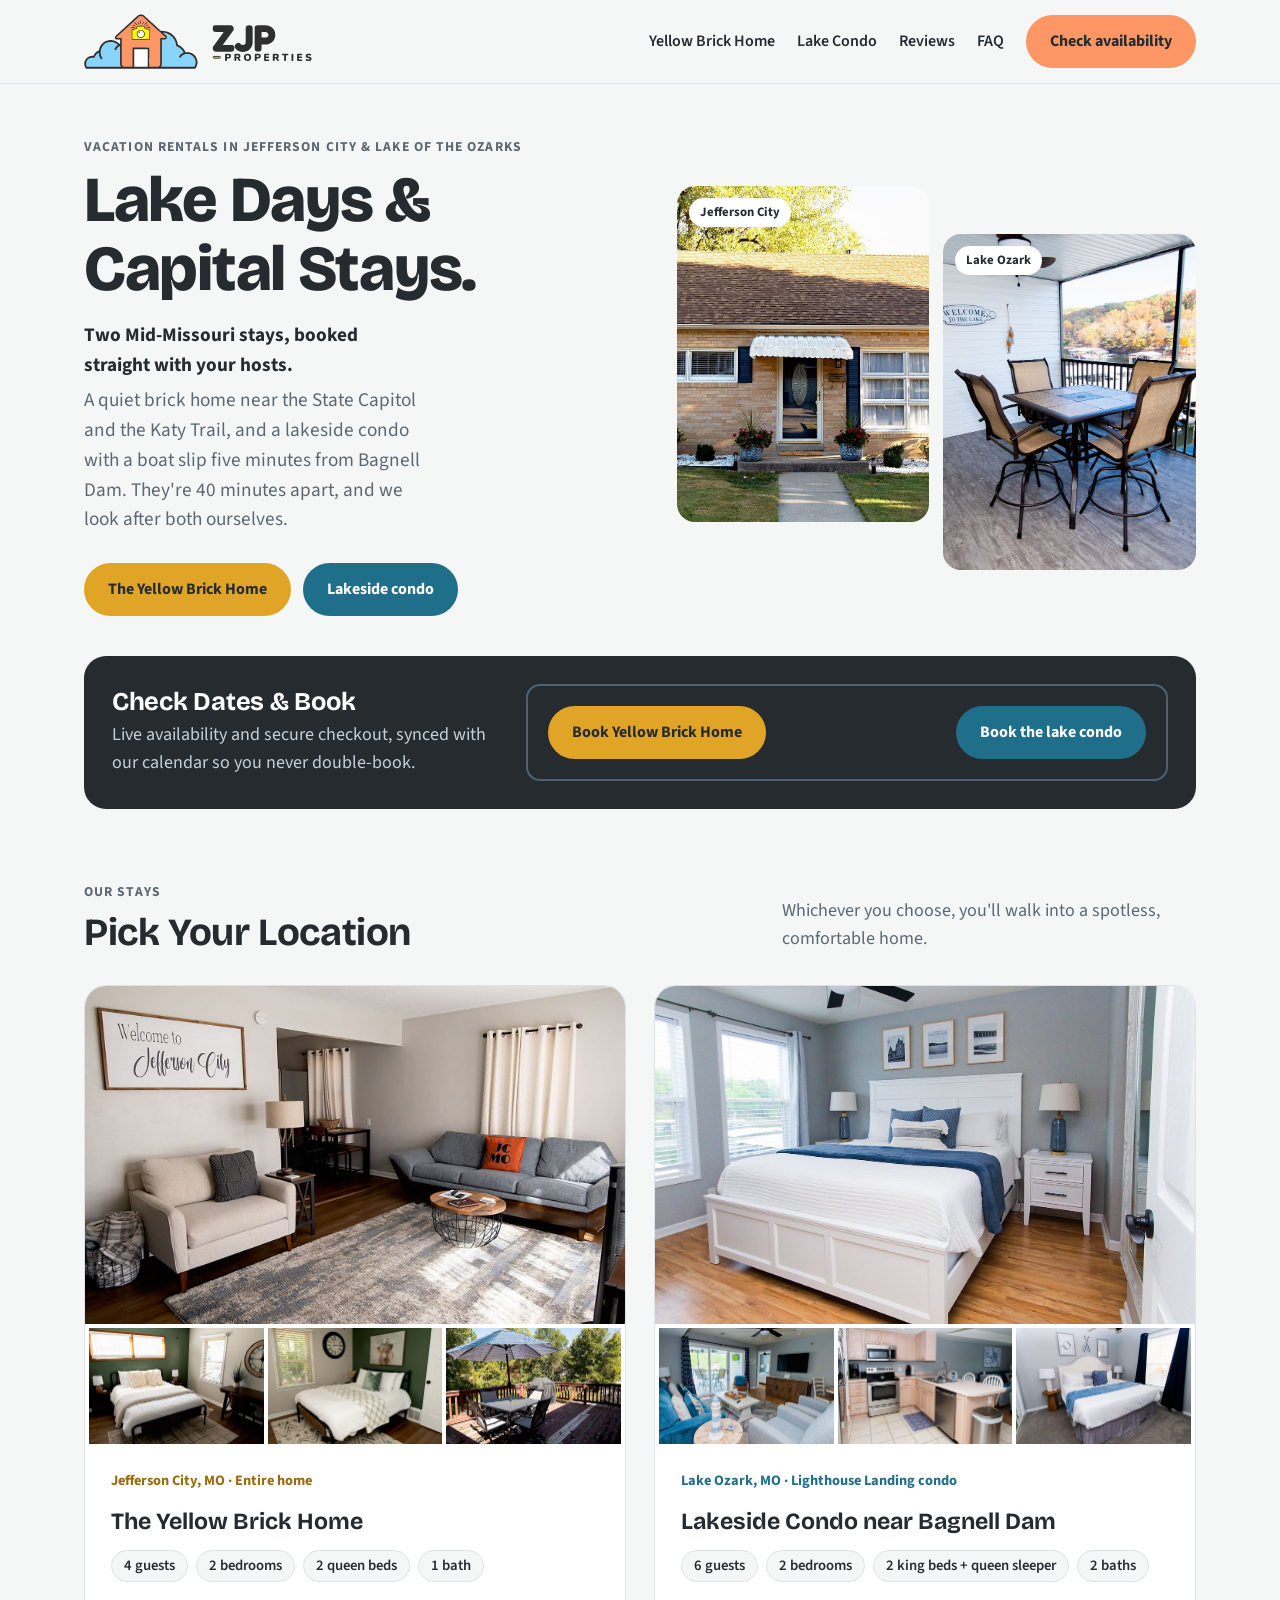
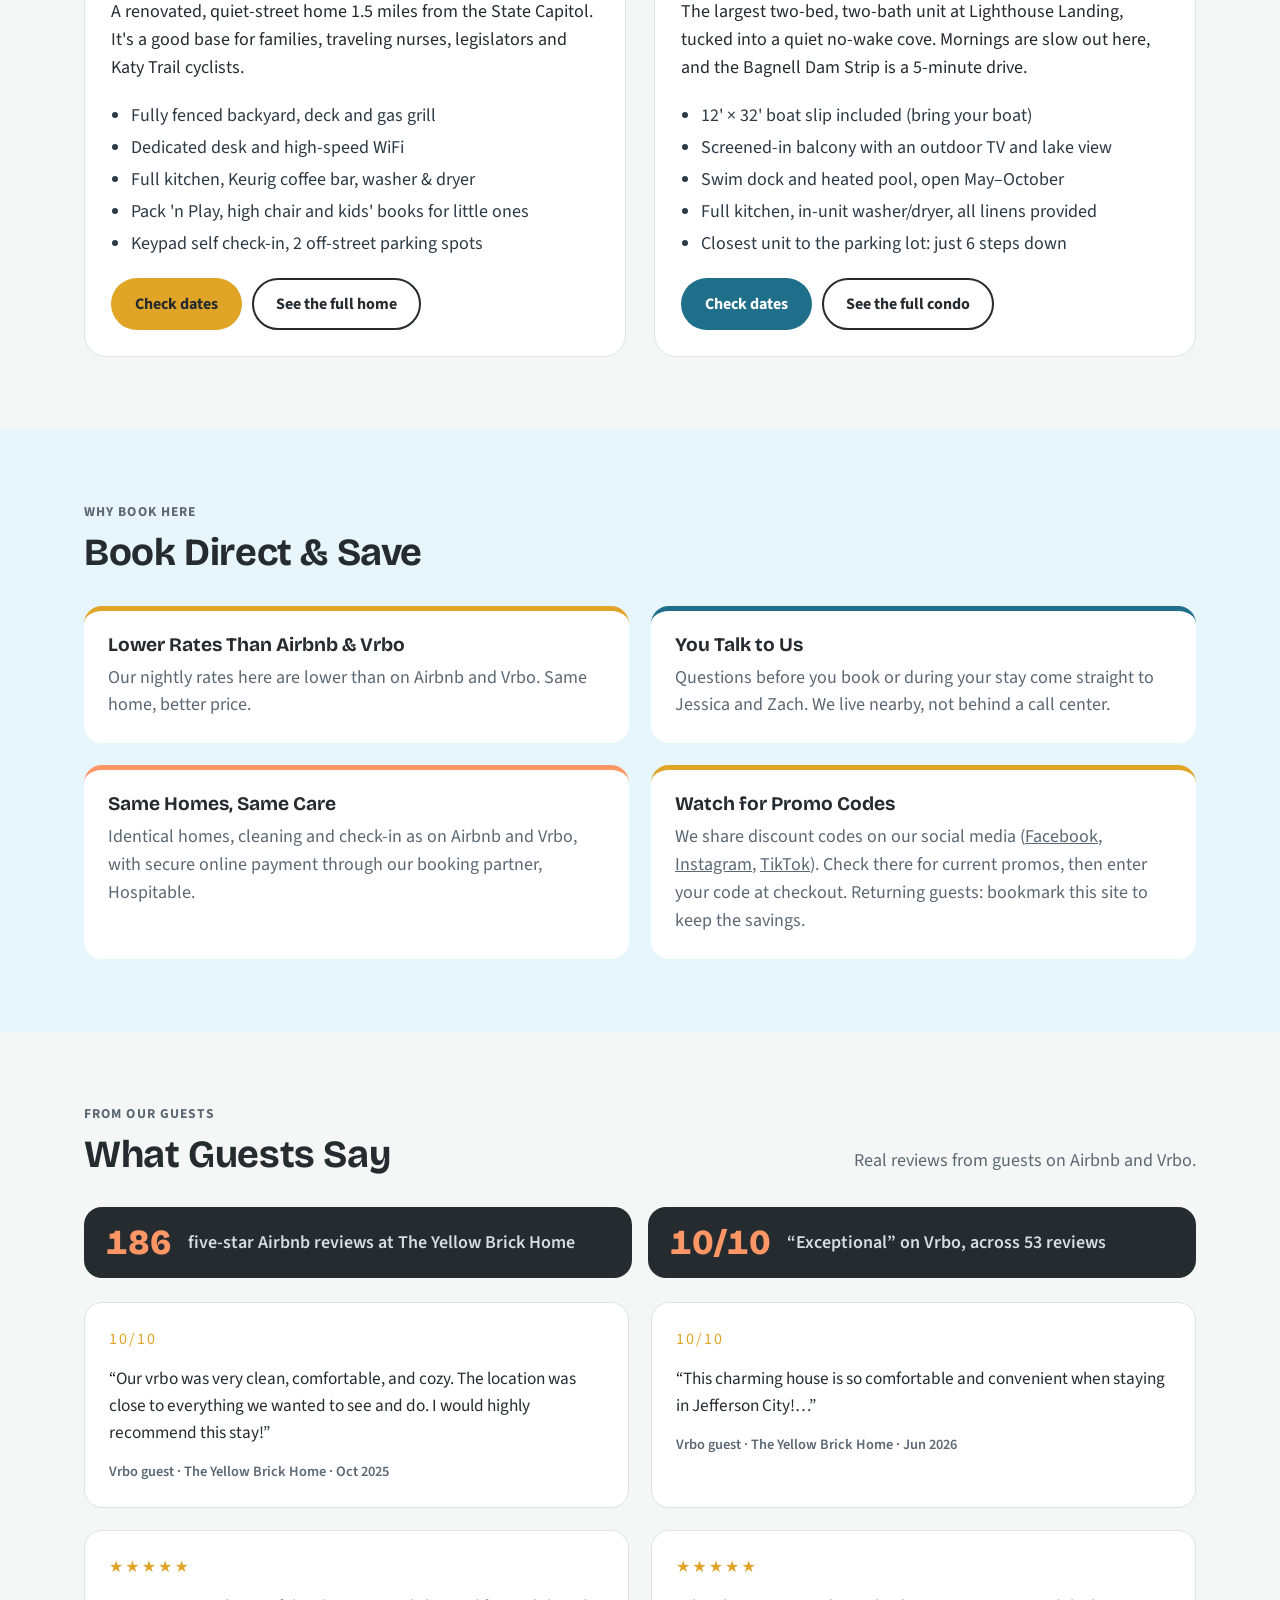
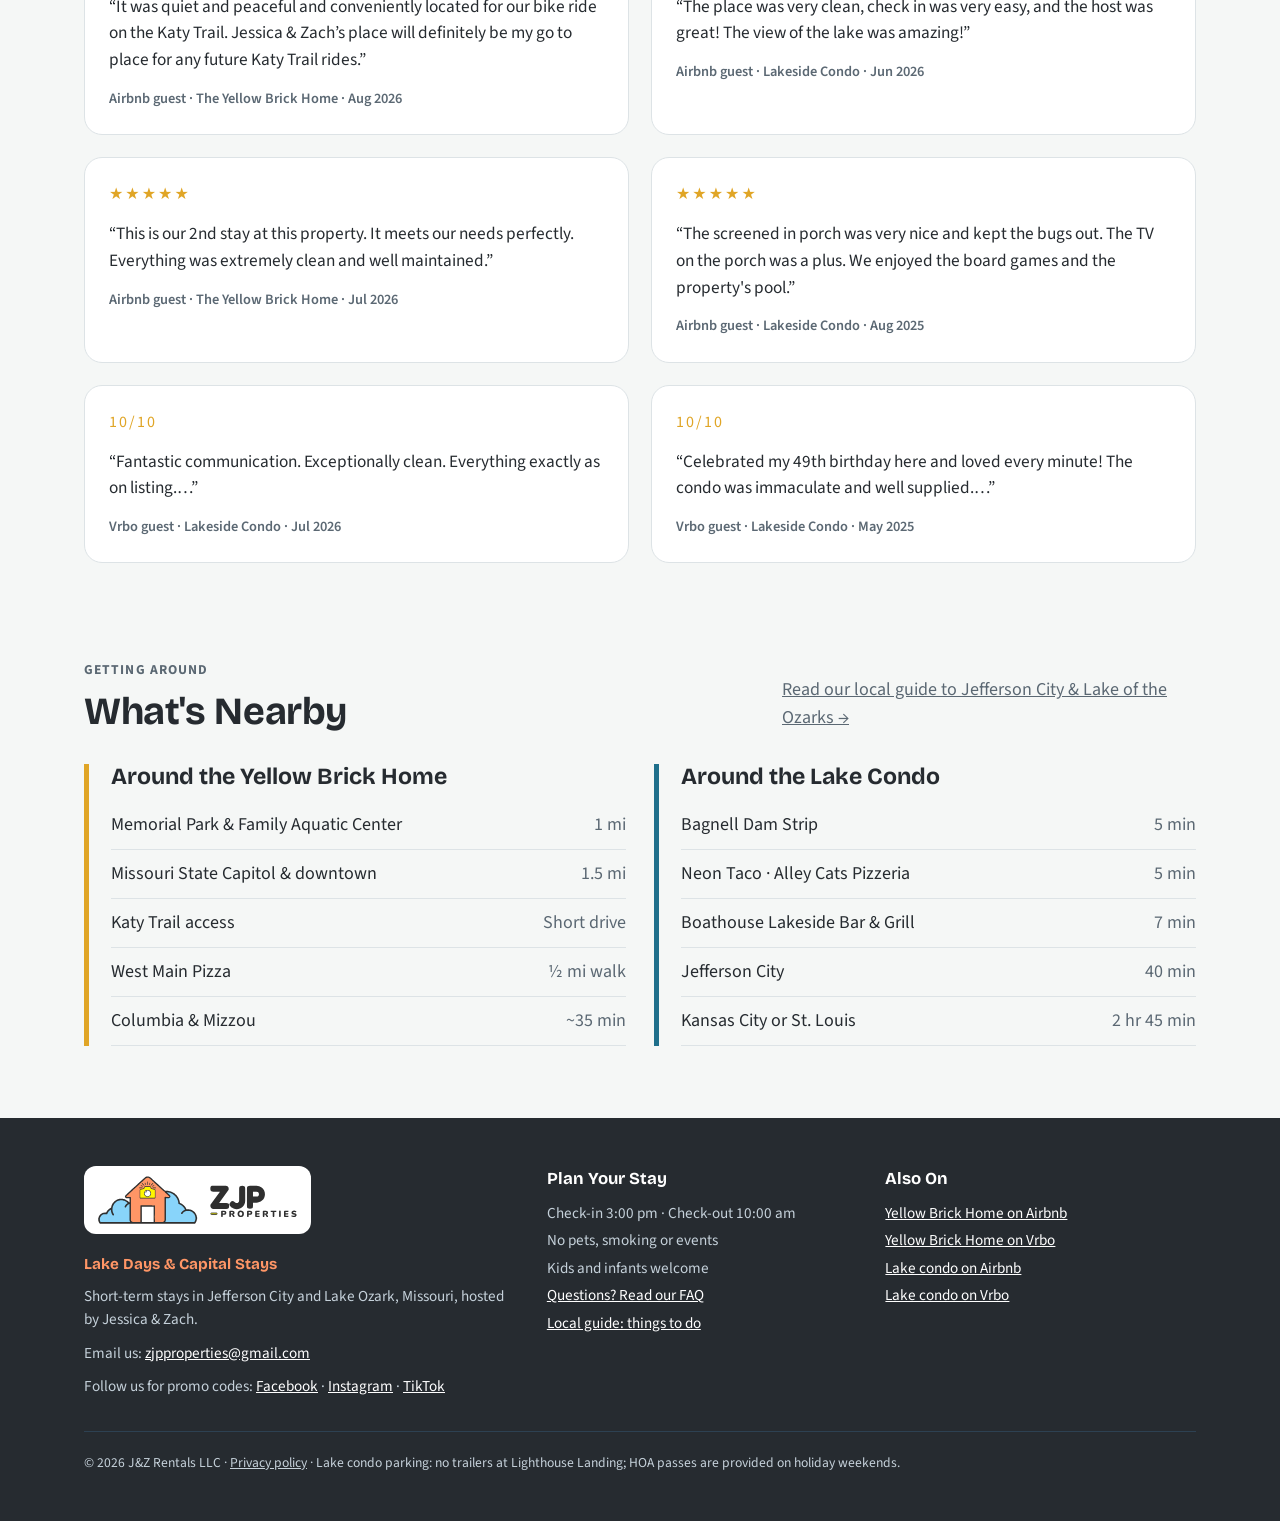
<file: index.html>
<!DOCTYPE html>
<html lang="en">
<head>
<meta charset="utf-8">
<meta name="viewport" content="width=device-width, initial-scale=1">
<title>Vacation Rentals in Jefferson City &amp; Lake of the Ozarks, MO | ZJP Properties</title>
<meta name="description" content="Book direct and save on two Mid-Missouri vacation rentals: The Yellow Brick Home near the Missouri State Capitol in Jefferson City, and a lakeside condo with a boat slip near Bagnell Dam at Lake of the Ozarks.">
<link rel="icon" type="image/svg+xml" href="img/favicon.svg">
<link rel="alternate icon" type="image/png" href="img/apple-touch-icon.png">
<link rel="apple-touch-icon" href="img/apple-touch-icon.png">
<link rel="preconnect" href="https://fonts.googleapis.com">
<link rel="preconnect" href="https://fonts.gstatic.com" crossorigin>
<link href="https://fonts.googleapis.com/css2?family=Bricolage+Grotesque:opsz,wght@12..96,500;12..96,700;12..96,800&family=Source+Sans+3:wght@400;600;700&display=swap" rel="stylesheet">
<link rel="stylesheet" href="css/site.css?v=20261115b">
<link rel="canonical" href="https://zjpproperties.com/">
<meta name="robots" content="index, follow, max-image-preview:large">
<meta property="og:type" content="website">
<meta property="og:site_name" content="ZJP Properties">
<meta property="og:title" content="Vacation Rentals in Jefferson City &amp; Lake of the Ozarks, MO | ZJP Properties">
<meta property="og:description" content="Book direct and save on two Mid-Missouri vacation rentals: The Yellow Brick Home near the Missouri State Capitol in Jefferson City, and a lakeside condo with a boat slip near Bagnell Dam at Lake of the Ozarks.">
<meta property="og:url" content="https://zjpproperties.com/">
<meta property="og:image" content="https://zjpproperties.com/img/og-image.png">
<meta property="og:image:width" content="1200">
<meta property="og:image:height" content="630">
<meta property="og:image:alt" content="ZJP Properties logo: Lake Days &amp; Capital Stays, Jefferson City and Lake of the Ozarks">
<meta property="og:locale" content="en_US">
<meta name="twitter:card" content="summary_large_image">
<meta name="geo.region" content="US-MO">
<script type="application/ld+json">
{
 "@context": "https://schema.org",
 "@graph": [
  {
   "@type": "Organization",
   "@id": "https://zjpproperties.com/#org",
   "name": "ZJP Properties",
   "legalName": "J&Z Rentals LLC",
   "url": "https://zjpproperties.com/",
   "logo": "https://zjpproperties.com/img/zjp-logo.png",
   "email": "zjpproperties@gmail.com",
   "slogan": "Lake Days & Capital Stays",
   "sameAs": [
    "https://www.facebook.com/zjpproperties/",
    "https://www.instagram.com/zjpproperties/",
    "https://www.tiktok.com/@zjp.properties"
   ],
   "areaServed": [
    {
     "@type": "City",
     "name": "Jefferson City, Missouri"
    },
    {
     "@type": "City",
     "name": "Lake Ozark, Missouri"
    },
    {
     "@type": "Place",
     "name": "Lake of the Ozarks, Missouri"
    }
   ]
  },
  {
   "@type": "WebSite",
   "@id": "https://zjpproperties.com/#site",
   "url": "https://zjpproperties.com/",
   "name": "ZJP Properties",
   "publisher": {
    "@id": "https://zjpproperties.com/#org"
   }
  },
  {
   "@type": "ItemList",
   "name": "Our vacation rentals",
   "itemListElement": [
    {
     "@type": "ListItem",
     "position": 1,
     "url": "https://zjpproperties.com/yellow-brick-home.html",
     "name": "The Yellow Brick Home, Jefferson City"
    },
    {
     "@type": "ListItem",
     "position": 2,
     "url": "https://zjpproperties.com/lake-condo.html",
     "name": "Lakeside Condo near Bagnell Dam, Lake Ozark"
    }
   ]
  }
 ]
}
</script>
</head>
<body>

<header>
  <div class="wrap nav">
    <a class="brand" href="#top"><img src="img/zjp-logo.svg" alt="ZJP Properties" width="228" height="55"></a>
    <button class="menu-toggle" type="button" aria-expanded="false" aria-controls="main-nav"><svg viewBox="0 0 24 24" aria-hidden="true"><path d="M3 6h18M3 12h18M3 18h18" stroke="currentColor" stroke-width="2.5" stroke-linecap="round"/></svg>Menu</button>
    <nav class="links" id="main-nav" aria-label="Main">
      <a href="yellow-brick-home.html">Yellow Brick Home</a>
      <a href="lake-condo.html">Lake Condo</a>
      <a href="#reviews">Reviews</a>
      <a href="faq.html">FAQ</a>
      <a class="btn btn-dark" href="#book">Check availability</a>
    </nav>
  </div>
</header>

<main id="top">
  <!-- HERO -->
  <div class="wrap hero">
    <div class="hero-grid">
      <div>
        <h1><span class="kicker h1-kicker">Vacation Rentals in Jefferson City &amp; Lake of the Ozarks</span>Lake Days &amp; Capital Stays.</h1>
        <p class="lede"><b class="lede-lead">Two Mid-Missouri stays, booked straight with your hosts.</b> A quiet brick home near the State Capitol and the Katy Trail, and a lakeside condo with a boat slip five minutes from Bagnell Dam. They're 40 minutes apart, and we look after both ourselves.</p>
        <div class="ctas">
          <a class="btn btn-brick" href="yellow-brick-home.html">The Yellow Brick Home</a>
          <a class="btn btn-lake" href="lake-condo.html">Lakeside condo</a>
        </div>
      </div>
      <div class="hero-photos">
        <div class="photo ybh">
          <img src="img/yellow-brick-home-jefferson-city-mo.jpg" alt="The Yellow Brick Home, a vacation rental house in Jefferson City, MO, near the Capitol" width="1400" height="933" onerror="this.remove()">
          <div class="fallback">Photo: The Yellow Brick Home</div>
          <span class="tag">Jefferson City</span>
        </div>
        <div class="photo loz">
          <img src="img/lake-of-the-ozarks-condo-screened-balcony-lake-view.jpg" alt="Screened balcony with seating for four overlooking a quiet cove at our Lake of the Ozarks condo near Bagnell Dam" width="1400" height="933" onerror="this.remove()">
          <div class="fallback">Photo: lake condo balcony</div>
          <span class="tag">Lake Ozark</span>
        </div>
      </div>
    </div>
  </div>

    <div class="wrap" id="book">
    <div class="book">
      <div>
        <h2 style="font-size:1.6rem">Check Dates &amp; Book</h2>
        <p>Live availability and secure checkout, synced with our calendar so you never double-book.</p>
      </div>
      <div class="widget-slot" id="hospitable-booking-widget">
        <a class="btn btn-brick" href="yellow-brick-home.html#book">Book Yellow Brick Home</a>
        <a class="btn btn-lake" href="lake-condo.html#book">Book the lake condo</a>
      </div>
    </div>
  </div>

  <!-- STAYS -->
  <section id="stays">
    <div class="wrap">
      <div class="section-head">
        <div><div class="kicker">Our stays</div><h2>Pick Your Location</h2></div>
        <p>Whichever you choose, you'll walk into a spotless, comfortable home.</p>
      </div>
      <div class="stays">
        <article class="stay is-ybh" id="yellow-brick-home">
          <div class="photo ybh">
            <img src="img/jefferson-city-vacation-rental-living-room.jpg" alt="Living room with a gray sofa and a Welcome to Jefferson City sign at The Yellow Brick Home" width="1400" height="934" onerror="this.remove()">
            <div class="fallback">Photo: The Yellow Brick Home living room</div>
          </div>
          <div class="thumbs">
            <img src="img/jefferson-city-vacation-rental-queen-bedroom-workspace.jpg" alt="Queen bedroom with a desk for remote work at The Yellow Brick Home in Jefferson City" width="1400" height="933" loading="lazy">
            <img src="img/jefferson-city-vacation-rental-second-queen-bedroom.jpg" alt="Second queen bedroom with a green accent wall at The Yellow Brick Home" width="1400" height="934" loading="lazy">
            <img src="img/jefferson-city-vacation-rental-back-deck-grill.jpg" alt="Back deck with a table, umbrella and gas grill at the Jefferson City vacation home" width="1400" height="933" loading="lazy">
          </div>
          <div class="stay-body">
            <div class="where">Jefferson City, MO · Entire home</div>
            <h3>The Yellow Brick Home</h3>
            <ul class="facts">
              <li>4 guests</li><li>2 bedrooms</li><li>2 queen beds</li><li>1 bath</li>
            </ul>
            <p>A renovated, quiet-street home 1.5 miles from the State Capitol. It's a good base for families, traveling nurses, legislators and Katy Trail cyclists.</p>
            <ul class="highlights">
              <li>Fully fenced backyard, deck and gas grill</li>
              <li>Dedicated desk and high-speed WiFi</li>
              <li>Full kitchen, Keurig coffee bar, washer &amp; dryer</li>
              <li>Pack 'n Play, high chair and kids' books for little ones</li>
              <li>Keypad self check-in, 2 off-street parking spots</li>
            </ul>
            <div class="actions">
              <a class="btn btn-brick" href="yellow-brick-home.html#book">Check dates</a>
              <a class="btn btn-ghost" href="yellow-brick-home.html">See the full home</a>
            </div>
          </div>
        </article>

        <article class="stay is-loz" id="lake-condo">
          <div class="photo loz">
            <img src="img/lake-of-the-ozarks-condo-primary-king-bedroom.jpg" alt="Primary bedroom with a king bed and windows overlooking the cove at Lake of the Ozarks" width="1400" height="933" onerror="this.remove()">
            <div class="fallback">Photo: primary bedroom</div>
          </div>
          <div class="thumbs">
            <img src="img/lake-of-the-ozarks-condo-living-room-balcony.jpg" alt="Lake condo living room opening onto the screened balcony and lake view" width="1400" height="933" loading="lazy">
            <img src="img/lake-of-the-ozarks-condo-kitchen-breakfast-bar.jpg" alt="Fully equipped kitchen with stainless appliances and a breakfast bar at the Lake of the Ozarks condo" width="1400" height="933" loading="lazy">
            <img src="img/lake-of-the-ozarks-condo-second-king-bedroom.jpg" alt="Second bedroom with a king bed at the Lake of the Ozarks condo rental" width="1400" height="933" loading="lazy">
          </div>
          <div class="stay-body">
            <div class="where">Lake Ozark, MO · Lighthouse Landing condo</div>
            <h3>Lakeside Condo near Bagnell Dam</h3>
            <ul class="facts">
              <li>6 guests</li><li>2 bedrooms</li><li>2 king beds + queen sleeper</li><li>2 baths</li>
            </ul>
            <p>The largest two-bed, two-bath unit at Lighthouse Landing, tucked into a quiet no-wake cove. Mornings are slow out here, and the Bagnell Dam Strip is a 5-minute drive.</p>
            <ul class="highlights">
              <li>12' × 32' boat slip included (bring your boat)</li>
              <li>Screened-in balcony with an outdoor TV and lake view</li>
              <li>Swim dock and heated pool, open May–October</li>
              <li>Full kitchen, in-unit washer/dryer, all linens provided</li>
              <li>Closest unit to the parking lot: just 6 steps down</li>
            </ul>
            <div class="actions">
              <a class="btn btn-lake" href="lake-condo.html#book">Check dates</a>
              <a class="btn btn-ghost" href="lake-condo.html">See the full condo</a>
            </div>
          </div>
        </article>
      </div>
    </div>
  </section>

  <!-- WHY DIRECT -->
  <section class="direct" id="direct">
    <div class="wrap">
      <div class="section-head">
        <div><div class="kicker">Why book here</div><h2>Book Direct &amp; Save</h2></div>
      </div>
      <div class="reasons">
        <div class="reason">
          <h3>Lower Rates Than Airbnb &amp; Vrbo</h3>
          <p>Our nightly rates here are lower than on Airbnb and Vrbo. Same home, better price.</p>
        </div>
        <div class="reason">
          <h3>You Talk to Us</h3>
          <p>Questions before you book or during your stay come straight to Jessica and Zach. We live nearby, not behind a call center.</p>
        </div>
        <div class="reason">
          <h3>Same Homes, Same Care</h3>
          <p>Identical homes, cleaning and check-in as on Airbnb and Vrbo, with secure online payment through our booking partner, Hospitable.</p>
        </div>
        <div class="reason">
          <h3>Watch for Promo Codes</h3>
          <p>We share discount codes on our social media (<a href="https://www.facebook.com/zjpproperties/" target="_blank" rel="noopener">Facebook</a>, <a href="https://www.instagram.com/zjpproperties/" target="_blank" rel="noopener">Instagram</a>, <a href="https://www.tiktok.com/@zjp.properties" target="_blank" rel="noopener">TikTok</a>). Check there for current promos, then enter your code at checkout. Returning guests: bookmark this site to keep the savings.</p>
        </div>
      </div>
    </div>
  </section>

  <!-- REVIEWS -->
  <section id="reviews">
    <div class="wrap">
      <div class="section-head">
        <div><div class="kicker">From our guests</div><h2>What Guests Say</h2></div>
        <p>Real reviews from guests on Airbnb and Vrbo.</p>
      </div>
      <div class="scores">
        <div class="score"><b>186</b><span>five-star Airbnb reviews at The Yellow Brick Home</span></div>
        <div class="score"><b>10/10</b><span>“Exceptional” on Vrbo, across 53 reviews</span></div>
      </div>
      <div class="reviews">
        <blockquote>
          <div class="stars" aria-label="10 out of 10">10/10</div>
          <p>“Our vrbo was very clean, comfortable, and cozy. The location was close to everything we wanted to see and do. I would highly recommend this stay!”</p>
          <footer>Vrbo guest · The Yellow Brick Home · Oct 2025</footer>
        </blockquote>
        <blockquote>
          <div class="stars" aria-label="10 out of 10">10/10</div>
          <p>“This charming house is so comfortable and convenient when staying in Jefferson City!…”</p>
          <footer>Vrbo guest · The Yellow Brick Home · Jun 2026</footer>
        </blockquote>
        <blockquote>
          <div class="stars" aria-label="5 out of 5 stars">★★★★★</div>
          <p>“It was quiet and peaceful and conveniently located for our bike ride on the Katy Trail. Jessica &amp; Zach’s place will definitely be my go to place for any future Katy Trail rides.”</p>
          <footer>Airbnb guest · The Yellow Brick Home · Aug 2026</footer>
        </blockquote>
        <blockquote>
          <div class="stars" aria-label="5 out of 5 stars">★★★★★</div>
          <p>“The place was very clean, check in was very easy, and the host was great! The view of the lake was amazing!”</p>
          <footer>Airbnb guest · Lakeside Condo · Jun 2026</footer>
        </blockquote>
        <blockquote>
          <div class="stars" aria-label="5 out of 5 stars">★★★★★</div>
          <p>“This is our 2nd stay at this property. It meets our needs perfectly. Everything was extremely clean and well maintained.”</p>
          <footer>Airbnb guest · The Yellow Brick Home · Jul 2026</footer>
        </blockquote>
        <blockquote>
          <div class="stars" aria-label="5 out of 5 stars">★★★★★</div>
          <p>“The screened in porch was very nice and kept the bugs out. The TV on the porch was a plus. We enjoyed the board games and the property's pool.”</p>
          <footer>Airbnb guest · Lakeside Condo · Aug 2025</footer>
        </blockquote>
        <blockquote>
          <div class="stars" aria-label="10 out of 10">10/10</div>
          <p>“Fantastic communication. Exceptionally clean. Everything exactly as on listing.…”</p>
          <footer>Vrbo guest · Lakeside Condo · Jul 2026</footer>
        </blockquote>
        <blockquote>
          <div class="stars" aria-label="10 out of 10">10/10</div>
          <p>“Celebrated my 49th birthday here and loved every minute! The condo was immaculate and well supplied.…”</p>
          <footer>Vrbo guest · Lakeside Condo · May 2025</footer>
        </blockquote>
      </div>
    </div>
  </section>

  <!-- AREA -->
  <section id="area" style="padding-top:24px">
    <div class="wrap">
      <div class="section-head">
        <div><div class="kicker">Getting around</div><h2>What's Nearby</h2></div>
        <p><a href="jefferson-city-lake-of-the-ozarks-guide.html">Read our local guide to Jefferson City &amp; Lake of the Ozarks →</a></p>
      </div>
      <div class="area">
        <div class="area-col">
          <h3>Around the Yellow Brick Home</h3>
          <ul class="dist">
            <li><span>Memorial Park &amp; Family Aquatic Center</span><span>1 mi</span></li>
            <li><span>Missouri State Capitol &amp; downtown</span><span>1.5 mi</span></li>
            <li><span>Katy Trail access</span><span>Short drive</span></li>
            <li><span>West Main Pizza</span><span>½ mi walk</span></li>
            <li><span>Columbia &amp; Mizzou</span><span>~35 min</span></li>
          </ul>
        </div>
        <div class="area-col lake">
          <h3>Around the Lake Condo</h3>
          <ul class="dist">
            <li><span>Bagnell Dam Strip</span><span>5 min</span></li>
            <li><span>Neon Taco · Alley Cats Pizzeria</span><span>5 min</span></li>
            <li><span>Boathouse Lakeside Bar &amp; Grill</span><span>7 min</span></li>
            <li><span>Jefferson City</span><span>40 min</span></li>
            <li><span>Kansas City or St. Louis</span><span>2 hr 45 min</span></li>
          </ul>
        </div>
      </div>
    </div>
  </section>
</main>

<footer class="site-foot">
  <div class="wrap">
    <div class="foot-grid">
      <div>
        <a class="foot-logo" href="index.html"><img src="img/zjp-logo.svg" alt="ZJP Properties" width="199" height="48" loading="lazy"></a>
        <p class="foot-tag">Lake Days &amp; Capital Stays</p>
        <p>Short-term stays in Jefferson City and Lake Ozark, Missouri, hosted by Jessica &amp; Zach.</p>
        <p style="margin-top:10px">Email us: <a href="mailto:zjpproperties@gmail.com">zjpproperties@gmail.com</a></p>
        <p class="foot-social">Follow us for promo codes: <a href="https://www.facebook.com/zjpproperties/" rel="me noopener" target="_blank">Facebook</a> · <a href="https://www.instagram.com/zjpproperties/" rel="me noopener" target="_blank">Instagram</a> · <a href="https://www.tiktok.com/@zjp.properties" rel="me noopener" target="_blank">TikTok</a></p>
      </div>
      <div>
        <h4>Plan Your Stay</h4>
        <ul>
          <li>Check-in 3:00 pm · Check-out 10:00 am</li>
          <li>No pets, smoking or events</li>
          <li>Kids and infants welcome</li>
          <li><a href="faq.html">Questions? Read our FAQ</a></li>
          <li><a href="jefferson-city-lake-of-the-ozarks-guide.html">Local guide: things to do</a></li>
        </ul>
      </div>
      <div>
        <h4>Also On</h4>
        <ul>
          <li><a href="https://airbnb.com/h/yellowbrickhome">Yellow Brick Home on Airbnb</a></li>
          <li><a href="https://www.vrbo.com/2959095">Yellow Brick Home on Vrbo</a></li>
          <li><a href="https://airbnb.com/h/lakeozarkview">Lake condo on Airbnb</a></li>
          <li><a href="https://www.vrbo.com/3686743">Lake condo on Vrbo</a></li>
        </ul>
      </div>
    </div>
    <div class="fine">© 2026 J&amp;Z Rentals LLC · <a href="privacy.html">Privacy policy</a> · Lake condo parking: no trailers at Lighthouse Landing; HOA passes are provided on holiday weekends.</div>
  </div>
</footer>
<script src="js/nav.js"></script>
</body>
</html>
</file>
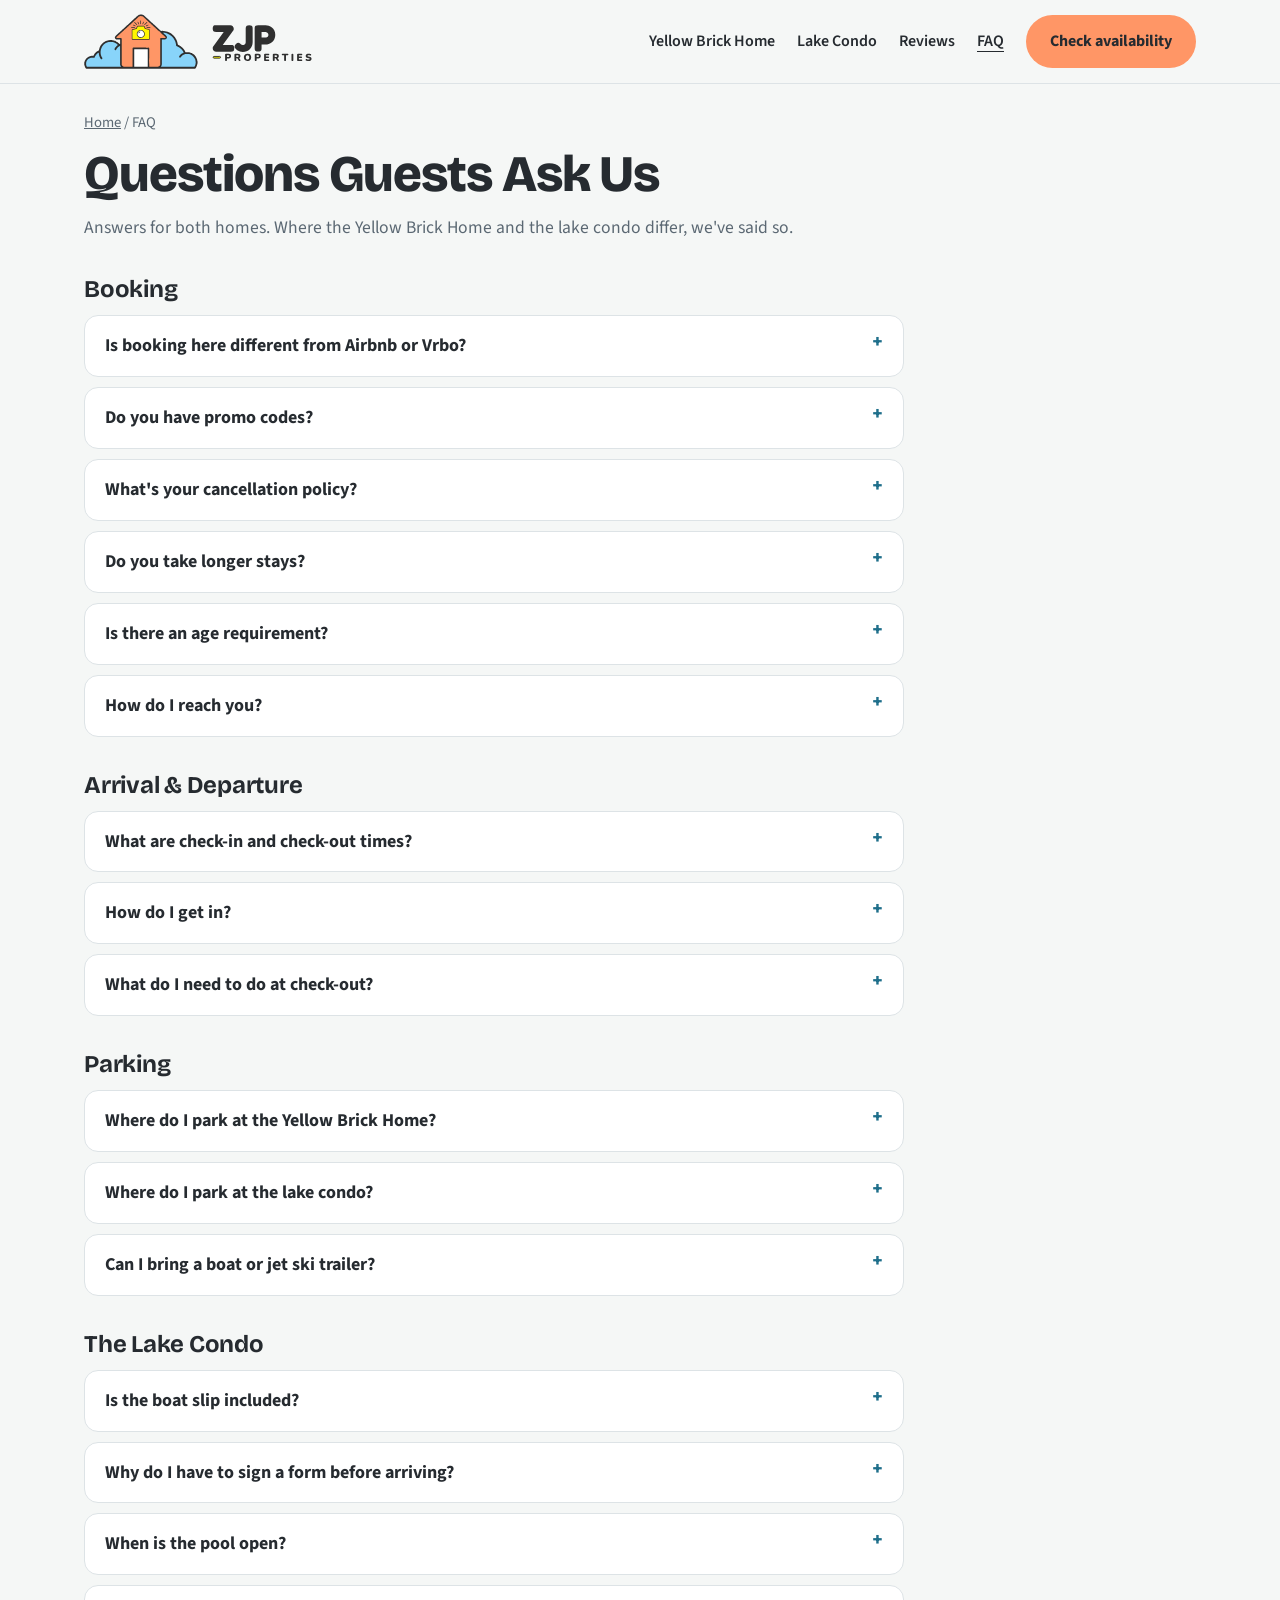
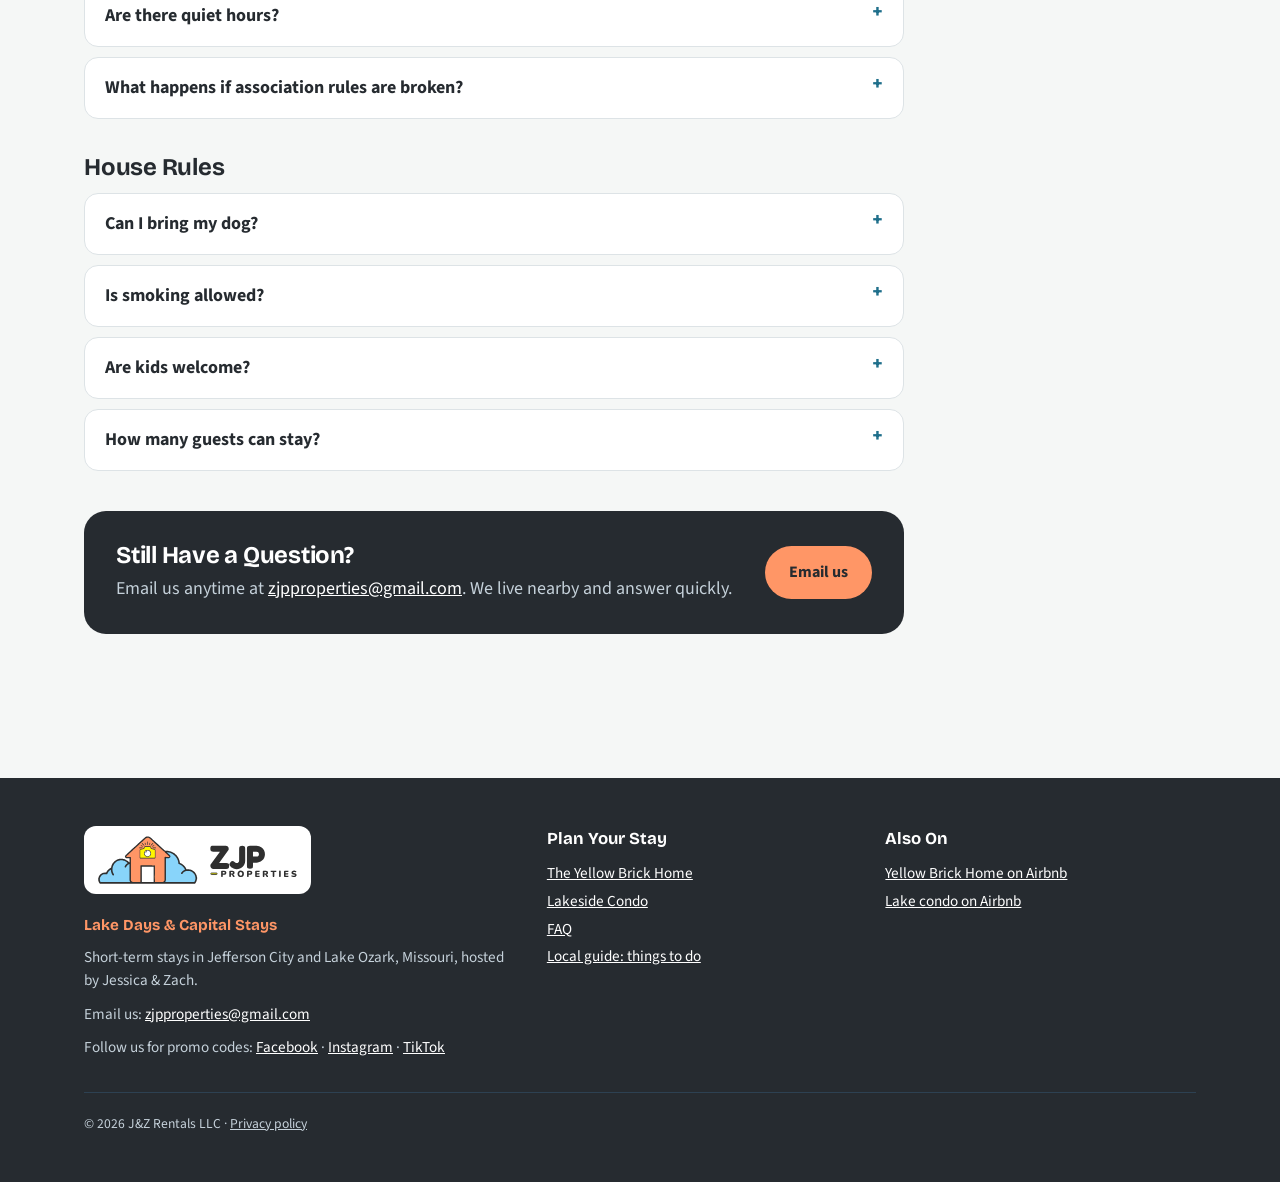
<file: faq.html>
<!DOCTYPE html>
<html lang="en">
<head>
<meta charset="utf-8">
<meta name="viewport" content="width=device-width, initial-scale=1">
<title>FAQ: Jefferson City &amp; Lake of the Ozarks Rentals | ZJP Properties</title>
<meta name="description" content="Answers about booking direct, promo codes, check-in, parking, the boat slip, pets and Lighthouse Landing rules for our Jefferson City home and Lake Ozark condo.">
<link rel="icon" type="image/svg+xml" href="img/favicon.svg">
<link rel="alternate icon" type="image/png" href="img/apple-touch-icon.png">
<link rel="apple-touch-icon" href="img/apple-touch-icon.png">
<link rel="preconnect" href="https://fonts.googleapis.com">
<link rel="preconnect" href="https://fonts.gstatic.com" crossorigin>
<link href="https://fonts.googleapis.com/css2?family=Bricolage+Grotesque:opsz,wght@12..96,500;12..96,700;12..96,800&family=Source+Sans+3:wght@400;600;700&display=swap" rel="stylesheet">
<link rel="stylesheet" href="css/site.css?v=20261115b">
<link rel="canonical" href="https://zjpproperties.com/faq.html">
<meta name="robots" content="index, follow, max-image-preview:large">
<meta property="og:type" content="website">
<meta property="og:site_name" content="ZJP Properties">
<meta property="og:title" content="FAQ: Jefferson City &amp; Lake of the Ozarks Rentals | ZJP Properties">
<meta property="og:description" content="Answers about booking direct, promo codes, check-in, parking, the boat slip, pets and Lighthouse Landing rules for our Jefferson City home and Lake Ozark condo.">
<meta property="og:url" content="https://zjpproperties.com/faq.html">
<meta property="og:image" content="https://zjpproperties.com/img/lake-of-the-ozarks-condo-living-room-balcony.jpg">
<meta property="og:image:alt" content="ZJP Properties lake condo">
<meta property="og:locale" content="en_US">
<meta name="twitter:card" content="summary_large_image">
<meta name="geo.region" content="US-MO">
<script type="application/ld+json">
{
 "@context": "https://schema.org",
 "@graph": [
  {
   "@type": "BreadcrumbList",
   "itemListElement": [
    {
     "@type": "ListItem",
     "position": 1,
     "name": "Home",
     "item": "https://zjpproperties.com/"
    },
    {
     "@type": "ListItem",
     "position": 2,
     "name": "FAQ",
     "item": "https://zjpproperties.com/faq.html"
    }
   ]
  }
 ]
}
</script>
<script type="application/ld+json">
{
 "@context": "https://schema.org",
 "@type": "FAQPage",
 "mainEntity": [
  {
   "@type": "Question",
   "name": "Is booking here different from Airbnb or Vrbo?",
   "acceptedAnswer": {
    "@type": "Answer",
    "text": "It's the same home, the same cleaning and the same hosts. You book straight with us through a secure checkout, and your dates block off on every site at once, so there's no risk of a double booking. The difference is price: our nightly rates here are lower than on Airbnb and Vrbo."
   }
  },
  {
   "@type": "Question",
   "name": "Do you have promo codes?",
   "acceptedAnswer": {
    "@type": "Answer",
    "text": "Yes. We share discount codes on our social media ( Facebook, Instagram, TikTok) from time to time, so check there for current promos. Enter your code at checkout on the booking page."
   }
  },
  {
   "@type": "Question",
   "name": "What's your cancellation policy?",
   "acceptedAnswer": {
    "@type": "Answer",
    "text": "Each home has its own policy, matching the one it uses on Airbnb. The Yellow Brick Home (Moderate) Full refund if you cancel at least 5 days before check-in. No refund for cancellations less than 5 days before check-in. The lake condo (Balanced) Full refund if you cancel at least 30 days before check-in. 50% refund if you cancel 7 to 30 days before check-in. No refund for cancellations less than 7 days before check-in. At both homes, if you book at least 7 days ahead, you can also cancel for a full refund within 24 hours of booking. Your policy is shown at checkout before you pay."
   }
  },
  {
   "@type": "Question",
   "name": "Do you take longer stays?",
   "acceptedAnswer": {
    "@type": "Answer",
    "text": "Yes, both homes welcome longer stays. The Yellow Brick Home is popular with traveling nurses, legislators and working professionals. Send us a message before booking a long stay and we'll help you plan it."
   }
  },
  {
   "@type": "Question",
   "name": "Is there an age requirement?",
   "acceptedAnswer": {
    "@type": "Answer",
    "text": "Yes. At both homes, the person booking must be 25 or older."
   }
  },
  {
   "@type": "Question",
   "name": "How do I reach you?",
   "acceptedAnswer": {
    "@type": "Answer",
    "text": "Email us at zjpproperties@gmail.com. Once you've booked, you can also message us through your booking confirmation. We live nearby and answer quickly."
   }
  },
  {
   "@type": "Question",
   "name": "What are check-in and check-out times?",
   "acceptedAnswer": {
    "@type": "Answer",
    "text": "Check-in is after 3:00 pm and check-out is by 10:00 am at both homes. If you need a little flexibility, ask us. We'll help when the calendar allows."
   }
  },
  {
   "@type": "Question",
   "name": "How do I get in?",
   "acceptedAnswer": {
    "@type": "Answer",
    "text": "Both homes have self check-in with a keypad or smart lock. Your personal door code arrives with your check-in details and works only during your stay. At the Yellow Brick Home, it opens both the front and basement doors."
   }
  },
  {
   "@type": "Question",
   "name": "What do I need to do at check-out?",
   "acceptedAnswer": {
    "@type": "Answer",
    "text": "Just the basics: start the dishwasher, gather used towels, take out the trash, turn things off and lock up. Each home's page has its short checklist."
   }
  },
  {
   "@type": "Question",
   "name": "Where do I park at the Yellow Brick Home?",
   "acceptedAnswer": {
    "@type": "Answer",
    "text": "There are two off-street spaces behind the house: one covered under the deck, one beside it. The driveway is shared with the neighbors, so please don't block it for long."
   }
  },
  {
   "@type": "Question",
   "name": "Where do I park at the lake condo?",
   "acceptedAnswer": {
    "@type": "Answer",
    "text": "Parking at Lighthouse Landing is free, first come first served. On holiday and special-event weekends (Memorial Day, July 4th, Labor Day), the association allows 2 vehicles per condo, each with a dash pass. We leave the passes in the condo. Please leave them there when you go. Vehicles without passes are towed."
   }
  },
  {
   "@type": "Question",
   "name": "Can I bring a boat or jet ski trailer?",
   "acceptedAnswer": {
    "@type": "Answer",
    "text": "Trailers can't be parked anywhere at Lighthouse Landing. You can launch at a nearby boat ramp and keep your boat in our 12' × 32' slip. Message us for launch and trailer parking suggestions."
   }
  },
  {
   "@type": "Question",
   "name": "Is the boat slip included?",
   "acceptedAnswer": {
    "@type": "Answer",
    "text": "Yes. A 12' × 32' boat slip comes with every stay at no extra cost. No fueling, gas cans or other flammables are allowed on the docks."
   }
  },
  {
   "@type": "Question",
   "name": "Why do I have to sign a form before arriving?",
   "acceptedAnswer": {
    "@type": "Answer",
    "text": "The Lighthouse Landing condo association requires every renter to sign its renters' agreement (name, email, phone, unit number, stay dates and signature) and requires us to register your vehicle. It's used only to reach you in an emergency. We'll send you the link after you book."
   }
  },
  {
   "@type": "Question",
   "name": "When is the pool open?",
   "acceptedAnswer": {
    "@type": "Answer",
    "text": "The heated and chilled pool is open from May through October, weather permitting, 9 am to 11 pm. No glass and no smoking at the pool, and kids under 14 need a parent or guardian with them. There's also a swim dock on Dock 2."
   }
  },
  {
   "@type": "Question",
   "name": "Are there quiet hours?",
   "acceptedAnswer": {
    "@type": "Answer",
    "text": "Yes, 11 pm to 7 am across the complex. Lighthouse Landing is a quiet, family-friendly community, so parties of any kind (including bachelor and bachelorette parties) aren't allowed."
   }
  },
  {
   "@type": "Question",
   "name": "What happens if association rules are broken?",
   "acceptedAnswer": {
    "@type": "Answer",
    "text": "The association fines the unit for renter violations, starting at $250, and can remove renters from the property. Glass at the pool and fueling on the docks bring an immediate fine. These fines are set by the association, not by us."
   }
  },
  {
   "@type": "Question",
   "name": "Can I bring my dog?",
   "acceptedAnswer": {
    "@type": "Answer",
    "text": "We're sorry, pets aren't allowed at either home. At the lake, you may see dogs around Lighthouse Landing. They belong to condo owners. The association doesn't allow renters to bring pets, and it removes renters found with one and fines $200 a day."
   }
  },
  {
   "@type": "Question",
   "name": "Is smoking allowed?",
   "acceptedAnswer": {
    "@type": "Answer",
    "text": "No smoking or vaping inside either home. At the Yellow Brick Home, smoking is allowed outside. At the lake condo, the designated smoking area is by the stairs at the parking lot."
   }
  },
  {
   "@type": "Question",
   "name": "Are kids welcome?",
   "acceptedAnswer": {
    "@type": "Answer",
    "text": "Absolutely. The Yellow Brick Home has a Pack 'n Play, high chair, kids' dinnerware, books and toys. The lake condo has a travel crib, stair gates and kids' dinnerware."
   }
  },
  {
   "@type": "Question",
   "name": "How many guests can stay?",
   "acceptedAnswer": {
    "@type": "Answer",
    "text": "Up to 4 overnight guests at the Yellow Brick Home (a Jefferson City ordinance) and up to 6 at the lake condo."
   }
  }
 ]
}
</script>
</head>
<body>

<header>
  <div class="wrap nav">
    <a class="brand" href="index.html"><img src="img/zjp-logo.svg" alt="ZJP Properties" width="228" height="55"></a>
    <button class="menu-toggle" type="button" aria-expanded="false" aria-controls="main-nav"><svg viewBox="0 0 24 24" aria-hidden="true"><path d="M3 6h18M3 12h18M3 18h18" stroke="currentColor" stroke-width="2.5" stroke-linecap="round"/></svg>Menu</button>
    <nav class="links" id="main-nav" aria-label="Main">
      <a href="yellow-brick-home.html">Yellow Brick Home</a>
      <a href="lake-condo.html">Lake Condo</a>
      <a href="index.html#reviews">Reviews</a>
      <a href="faq.html" aria-current="page">FAQ</a>
      <a class="btn btn-dark" href="index.html#book">Check availability</a>
    </nav>
  </div>
</header>

<main class="wrap">
  <div class="crumbs"><a href="index.html">Home</a> / FAQ</div>
  <div class="faq" style="padding:12px 0 72px">
    <h1 style="font-size:clamp(2rem,4.4vw,3.2rem);margin-bottom:12px">Questions Guests Ask Us</h1>
    <p style="color:var(--muted);font-size:1.1rem">Answers for both homes. Where the Yellow Brick Home and the lake condo differ, we've said so.</p>

    <h2>Booking</h2>
    <details>
      <summary>Is booking here different from Airbnb or Vrbo?</summary>
      <div><p>It's the same home, the same cleaning and the same hosts. You book straight with us through a secure checkout, and your dates block off on every site at once, so there's no risk of a double booking. The difference is price: our nightly rates here are lower than on Airbnb and Vrbo.</p></div>
    </details>
    <details>
      <summary>Do you have promo codes?</summary>
      <div><p>Yes. We share discount codes on our social media (<a href="https://www.facebook.com/zjpproperties/" target="_blank" rel="noopener">Facebook</a>, <a href="https://www.instagram.com/zjpproperties/" target="_blank" rel="noopener">Instagram</a>, <a href="https://www.tiktok.com/@zjp.properties" target="_blank" rel="noopener">TikTok</a>) from time to time, so check there for current promos. Enter your code at checkout on the booking page.</p></div>
    </details>
    <details>
      <summary>What's your cancellation policy?</summary>
      <div><p>Each home has its own policy, matching the one it uses on Airbnb.</p>
        <p><b>The Yellow Brick Home (Moderate)</b></p>
        <ul style="margin:6px 0 0;padding-left:20px">
          <li><b>Full refund</b> if you cancel at least 5 days before check-in.</li>
          <li><b>No refund</b> for cancellations less than 5 days before check-in.</li>
        </ul>
        <p><b>The lake condo (Balanced)</b></p>
        <ul style="margin:6px 0 0;padding-left:20px">
          <li><b>Full refund</b> if you cancel at least 30 days before check-in.</li>
          <li><b>50% refund</b> if you cancel 7 to 30 days before check-in.</li>
          <li><b>No refund</b> for cancellations less than 7 days before check-in.</li>
        </ul>
        <p>At both homes, if you book at least 7 days ahead, you can also cancel for a full refund within 24 hours of booking. Your policy is shown at checkout before you pay.</p></div>
    </details>
    <details>
      <summary>Do you take longer stays?</summary>
      <div><p>Yes, both homes welcome longer stays. The Yellow Brick Home is popular with traveling nurses, legislators and working professionals. Send us a message before booking a long stay and we'll help you plan it.</p></div>
    </details>
    <details>
      <summary>Is there an age requirement?</summary>
      <div><p>Yes. At both homes, the person booking must be 25 or older.</p></div>
    </details>

    <details>
      <summary>How do I reach you?</summary>
      <div><p>Email us at <a href="mailto:zjpproperties@gmail.com">zjpproperties@gmail.com</a>. Once you've booked, you can also message us through your booking confirmation. We live nearby and answer quickly.</p></div>
    </details>

    <h2>Arrival &amp; Departure</h2>
    <details>
      <summary>What are check-in and check-out times?</summary>
      <div><p>Check-in is after 3:00 pm and check-out is by 10:00 am at both homes. If you need a little flexibility, ask us. We'll help when the calendar allows.</p></div>
    </details>
    <details>
      <summary>How do I get in?</summary>
      <div><p>Both homes have self check-in with a keypad or smart lock. Your personal door code arrives with your check-in details and works only during your stay. At the Yellow Brick Home, it opens both the front and basement doors.</p></div>
    </details>
    <details>
      <summary>What do I need to do at check-out?</summary>
      <div><p>Just the basics: start the dishwasher, gather used towels, take out the trash, turn things off and lock up. Each home's page has its short checklist.</p></div>
    </details>

    <h2>Parking</h2>
    <details>
      <summary>Where do I park at the Yellow Brick Home?</summary>
      <div><p>There are two off-street spaces behind the house: one covered under the deck, one beside it. The driveway is shared with the neighbors, so please don't block it for long.</p></div>
    </details>
    <details>
      <summary>Where do I park at the lake condo?</summary>
      <div><p>Parking at Lighthouse Landing is free, first come first served. On holiday and special-event weekends (Memorial Day, July 4th, Labor Day), the association allows 2 vehicles per condo, each with a dash pass. We leave the passes in the condo. Please leave them there when you go. Vehicles without passes are towed.</p></div>
    </details>
    <details>
      <summary>Can I bring a boat or jet ski trailer?</summary>
      <div><p>Trailers can't be parked anywhere at Lighthouse Landing. You can launch at a nearby boat ramp and keep your boat in our 12' × 32' slip. Message us for launch and trailer parking suggestions.</p></div>
    </details>

    <h2>The Lake Condo</h2>
    <details>
      <summary>Is the boat slip included?</summary>
      <div><p>Yes. A 12' × 32' boat slip comes with every stay at no extra cost. No fueling, gas cans or other flammables are allowed on the docks.</p></div>
    </details>
    <details>
      <summary>Why do I have to sign a form before arriving?</summary>
      <div><p>The Lighthouse Landing condo association requires every renter to sign its renters' agreement (name, email, phone, unit number, stay dates and signature) and requires us to register your vehicle. It's used only to reach you in an emergency. We'll send you the link after you book.</p></div>
    </details>
    <details>
      <summary>When is the pool open?</summary>
      <div><p>The heated and chilled pool is open from May through October, weather permitting, 9 am to 11 pm. No glass and no smoking at the pool, and kids under 14 need a parent or guardian with them. There's also a swim dock on Dock 2.</p></div>
    </details>
    <details>
      <summary>Are there quiet hours?</summary>
      <div><p>Yes, 11 pm to 7 am across the complex. Lighthouse Landing is a quiet, family-friendly community, so parties of any kind (including bachelor and bachelorette parties) aren't allowed.</p></div>
    </details>
    <details>
      <summary>What happens if association rules are broken?</summary>
      <div><p>The association fines the unit for renter violations, starting at $250, and can remove renters from the property. Glass at the pool and fueling on the docks bring an immediate fine. These fines are set by the association, not by us.</p></div>
    </details>

    <h2>House Rules</h2>
    <details>
      <summary>Can I bring my dog?</summary>
      <div><p>We're sorry, pets aren't allowed at either home.</p><p>At the lake, you may see dogs around Lighthouse Landing. They belong to condo owners. The association doesn't allow renters to bring pets, and it removes renters found with one and fines $200 a day.</p></div>
    </details>
    <details>
      <summary>Is smoking allowed?</summary>
      <div><p>No smoking or vaping inside either home. At the Yellow Brick Home, smoking is allowed outside. At the lake condo, the designated smoking area is by the stairs at the parking lot.</p></div>
    </details>
    <details>
      <summary>Are kids welcome?</summary>
      <div><p>Absolutely. The Yellow Brick Home has a Pack 'n Play, high chair, kids' dinnerware, books and toys. The lake condo has a travel crib, stair gates and kids' dinnerware.</p></div>
    </details>
    <details>
      <summary>How many guests can stay?</summary>
      <div><p>Up to 4 overnight guests at the Yellow Brick Home (a Jefferson City ordinance) and up to 6 at the lake condo.</p></div>
    </details>

    <div class="cta-band" style="margin-top:40px">
      <div>
        <h2 style="font-size:1.5rem;margin:0">Still Have a Question?</h2>
        <p>Email us anytime at <a href="mailto:zjpproperties@gmail.com" style="color:#fff">zjpproperties@gmail.com</a>. We live nearby and answer quickly.</p>
      </div>
      <a class="btn btn-dark" href="mailto:zjpproperties@gmail.com">Email us</a>
    </div>
  </div>
</main>

<footer class="site-foot">
  <div class="wrap">
    <div class="foot-grid">
      <div>
        <a class="foot-logo" href="index.html"><img src="img/zjp-logo.svg" alt="ZJP Properties" width="199" height="48" loading="lazy"></a>
        <p class="foot-tag">Lake Days &amp; Capital Stays</p>
        <p>Short-term stays in Jefferson City and Lake Ozark, Missouri, hosted by Jessica &amp; Zach.</p>
        <p style="margin-top:10px">Email us: <a href="mailto:zjpproperties@gmail.com">zjpproperties@gmail.com</a></p>
        <p class="foot-social">Follow us for promo codes: <a href="https://www.facebook.com/zjpproperties/" rel="me noopener" target="_blank">Facebook</a> · <a href="https://www.instagram.com/zjpproperties/" rel="me noopener" target="_blank">Instagram</a> · <a href="https://www.tiktok.com/@zjp.properties" rel="me noopener" target="_blank">TikTok</a></p>
      </div>
      <div>
        <h4>Plan Your Stay</h4>
        <ul>
          <li><a href="yellow-brick-home.html">The Yellow Brick Home</a></li>
          <li><a href="lake-condo.html">Lakeside Condo</a></li>
          <li><a href="faq.html">FAQ</a></li>
          <li><a href="jefferson-city-lake-of-the-ozarks-guide.html">Local guide: things to do</a></li>
        </ul>
      </div>
      <div>
        <h4>Also On</h4>
        <ul>
          <li><a href="https://airbnb.com/h/yellowbrickhome">Yellow Brick Home on Airbnb</a></li>
          <li><a href="https://airbnb.com/h/lakeozarkview">Lake condo on Airbnb</a></li>
        </ul>
      </div>
    </div>
    <div class="fine">© 2026 J&amp;Z Rentals LLC · <a href="privacy.html">Privacy policy</a></div>
  </div>
</footer>
<script src="js/nav.js"></script>
</body>
</html>
</file>
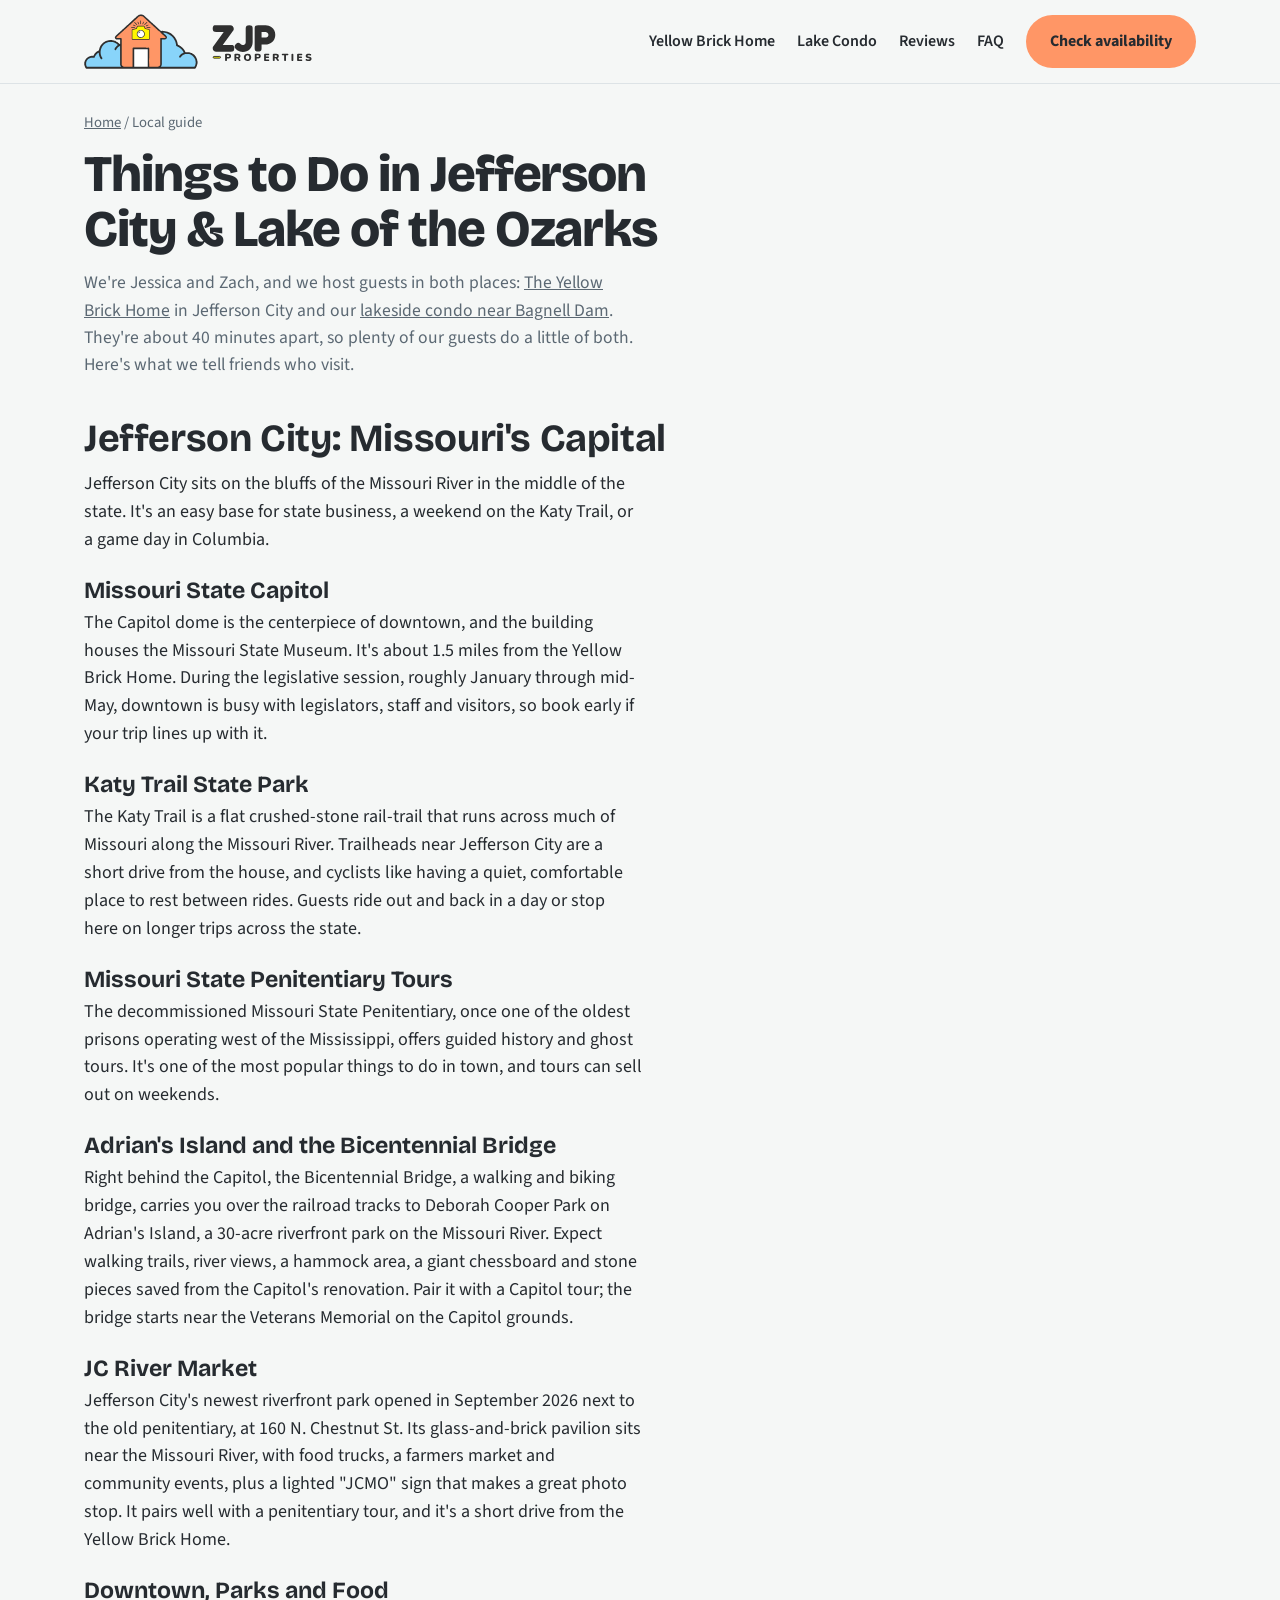
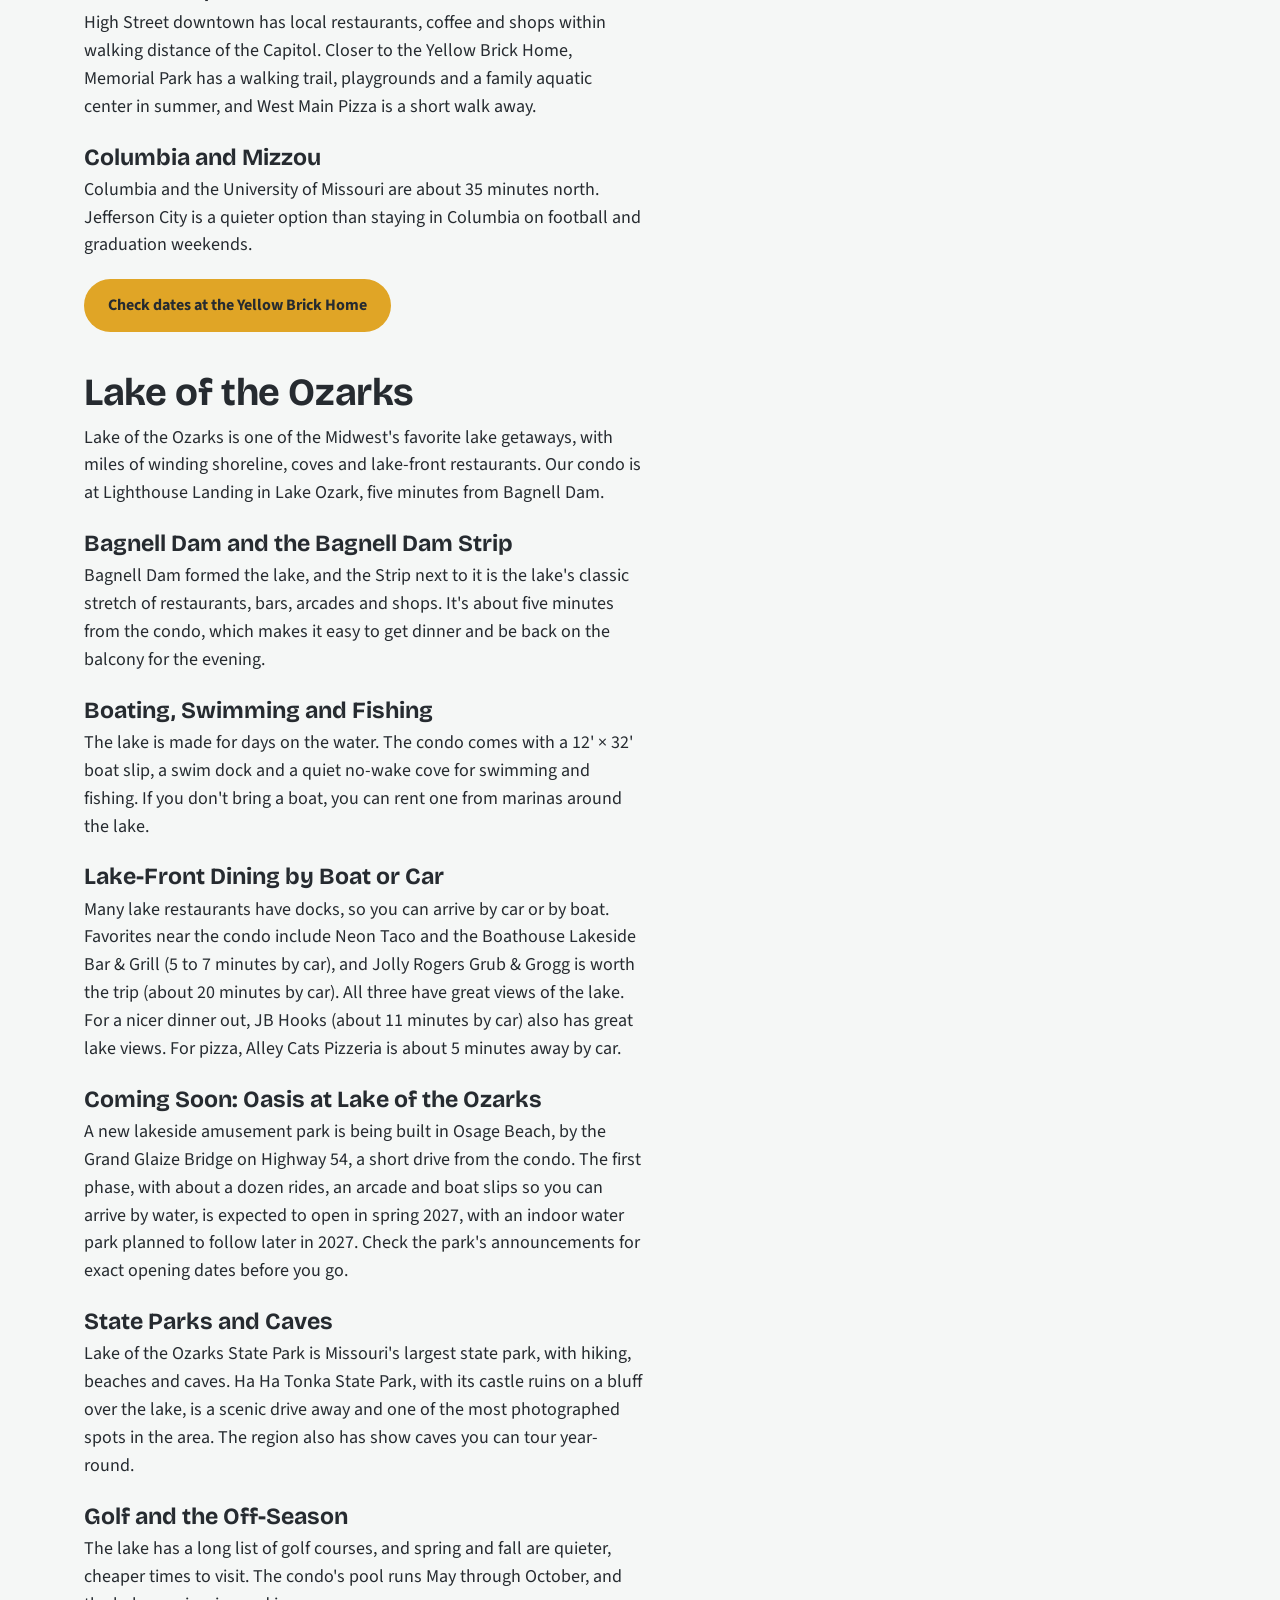
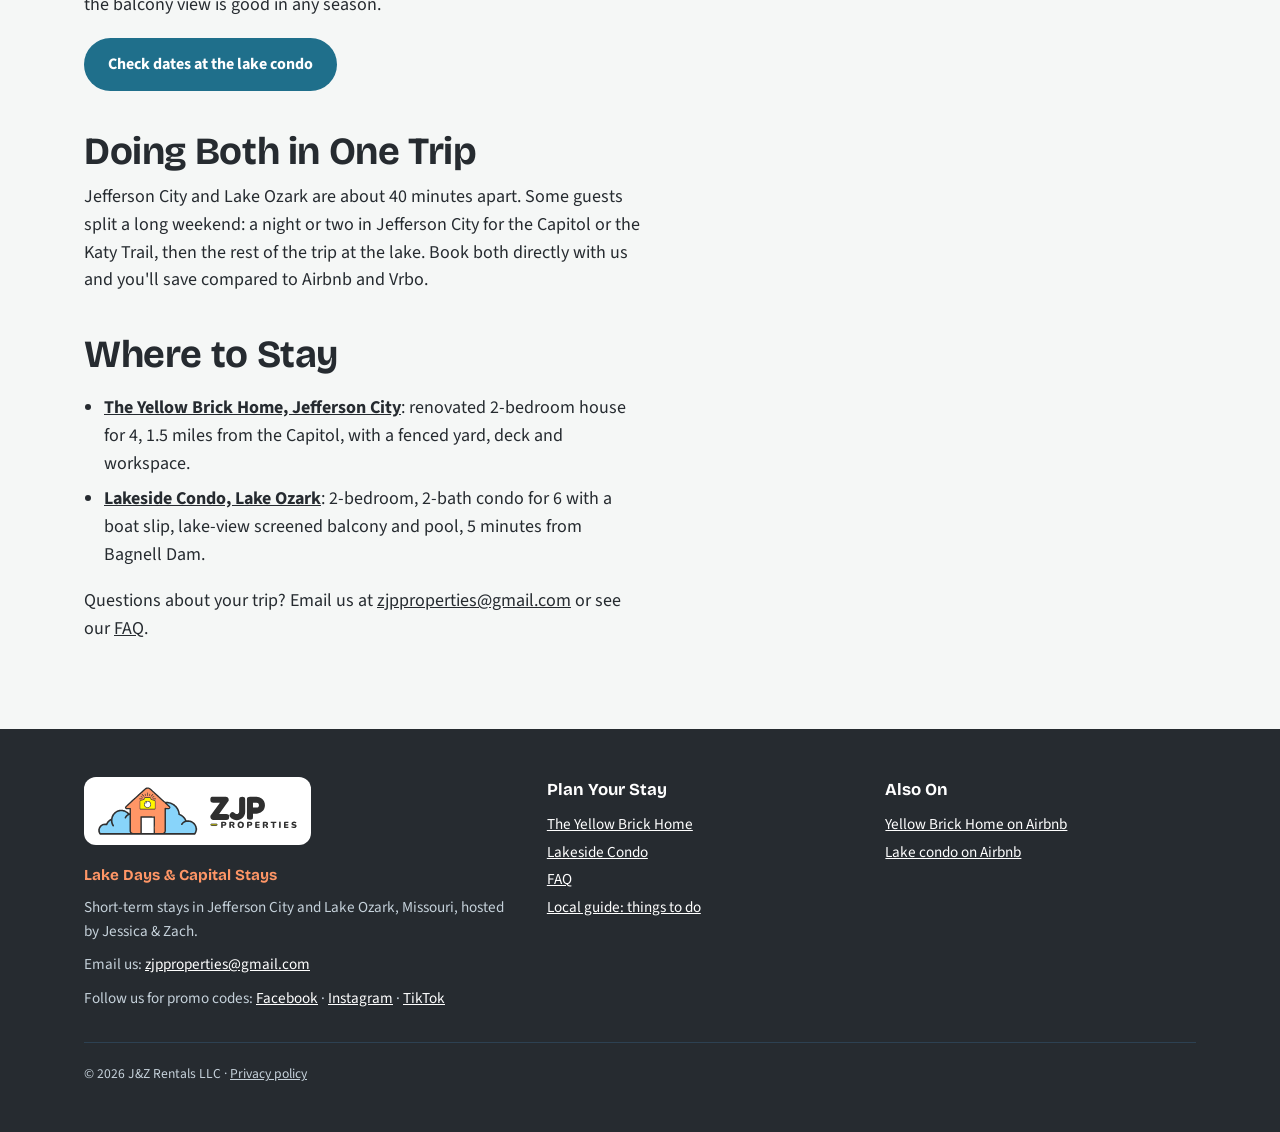
<file: jefferson-city-lake-of-the-ozarks-guide.html>
<!DOCTYPE html>
<html lang="en">
<head>
<meta charset="utf-8">
<meta name="viewport" content="width=device-width, initial-scale=1">
<title>Things to Do in Jefferson City &amp; Lake of the Ozarks, MO | ZJP Properties Guide</title>
<meta name="description" content="A local hosts&#39; guide to Jefferson City and Lake of the Ozarks, Missouri: the State Capitol, Katy Trail, Bagnell Dam Strip, state parks, boating and where to stay.">
<link rel="icon" type="image/svg+xml" href="img/favicon.svg">
<link rel="alternate icon" type="image/png" href="img/apple-touch-icon.png">
<link rel="apple-touch-icon" href="img/apple-touch-icon.png">
<link rel="preconnect" href="https://fonts.googleapis.com">
<link rel="preconnect" href="https://fonts.gstatic.com" crossorigin>
<link href="https://fonts.googleapis.com/css2?family=Bricolage+Grotesque:opsz,wght@12..96,500;12..96,700;12..96,800&family=Source+Sans+3:wght@400;600;700&display=swap" rel="stylesheet">
<link rel="stylesheet" href="css/site.css?v=20261115b">
<link rel="canonical" href="https://zjpproperties.com/jefferson-city-lake-of-the-ozarks-guide.html">
<meta name="robots" content="index, follow, max-image-preview:large">
<meta property="og:type" content="article">
<meta property="og:site_name" content="ZJP Properties">
<meta property="og:title" content="Things to Do in Jefferson City &amp; Lake of the Ozarks, MO | ZJP Properties Guide">
<meta property="og:description" content="A local hosts&#39; guide to Jefferson City and Lake of the Ozarks, Missouri: the State Capitol, Katy Trail, Bagnell Dam Strip, state parks, boating and where to stay.">
<meta property="og:url" content="https://zjpproperties.com/jefferson-city-lake-of-the-ozarks-guide.html">
<meta property="og:image" content="https://zjpproperties.com/img/lake-of-the-ozarks-condo-living-room-balcony.jpg">
<meta property="og:locale" content="en_US">
<meta name="twitter:card" content="summary_large_image">
<meta name="geo.region" content="US-MO">
<script type="application/ld+json">
{
 "@context": "https://schema.org",
 "@graph": [
  {
   "@type": "Article",
   "headline": "Things to Do in Jefferson City & Lake of the Ozarks",
   "url": "https://zjpproperties.com/jefferson-city-lake-of-the-ozarks-guide.html",
   "image": "https://zjpproperties.com/img/lake-of-the-ozarks-condo-living-room-balcony.jpg",
   "author": {
    "@type": "Organization",
    "name": "ZJP Properties",
    "url": "https://zjpproperties.com/"
   },
   "publisher": {
    "@type": "Organization",
    "name": "ZJP Properties",
    "logo": {
     "@type": "ImageObject",
     "url": "https://zjpproperties.com/img/logo.png"
    }
   },
   "datePublished": "2026-11-14",
   "dateModified": "2026-11-14",
   "about": [
    {
     "@type": "City",
     "name": "Jefferson City, Missouri"
    },
    {
     "@type": "Place",
     "name": "Lake of the Ozarks, Missouri"
    }
   ]
  },
  {
   "@type": "BreadcrumbList",
   "itemListElement": [
    {
     "@type": "ListItem",
     "position": 1,
     "name": "Home",
     "item": "https://zjpproperties.com/"
    },
    {
     "@type": "ListItem",
     "position": 2,
     "name": "Local guide",
     "item": "https://zjpproperties.com/jefferson-city-lake-of-the-ozarks-guide.html"
    }
   ]
  }
 ]
}
</script>
</head>
<body>

<header>
  <div class="wrap nav">
    <a class="brand" href="index.html"><img src="img/zjp-logo.svg" alt="ZJP Properties" width="228" height="55"></a>
    <button class="menu-toggle" type="button" aria-expanded="false" aria-controls="main-nav"><svg viewBox="0 0 24 24" aria-hidden="true"><path d="M3 6h18M3 12h18M3 18h18" stroke="currentColor" stroke-width="2.5" stroke-linecap="round"/></svg>Menu</button>
    <nav class="links" id="main-nav" aria-label="Main">
      <a href="yellow-brick-home.html">Yellow Brick Home</a>
      <a href="lake-condo.html">Lake Condo</a>
      <a href="index.html#reviews">Reviews</a>
      <a href="faq.html">FAQ</a>
      <a class="btn btn-dark" href="index.html#book">Check availability</a>
    </nav>
  </div>
</header>

<main class="wrap">
  <div class="crumbs"><a href="index.html">Home</a> / Local guide</div>
  <article class="prose guide" style="padding:12px 0 72px">
    <h1 style="font-size:clamp(2rem,4.4vw,3.2rem);margin-bottom:12px">Things to Do in Jefferson City &amp; Lake of the Ozarks</h1>
    <p style="color:var(--muted);font-size:1.1rem">We're Jessica and Zach, and we host guests in both places: <a href="yellow-brick-home.html">The Yellow Brick Home</a> in Jefferson City and our <a href="lake-condo.html">lakeside condo near Bagnell Dam</a>. They're about 40 minutes apart, so plenty of our guests do a little of both. Here's what we tell friends who visit.</p>

    <h2>Jefferson City: Missouri's Capital</h2>
    <p>Jefferson City sits on the bluffs of the Missouri River in the middle of the state. It's an easy base for state business, a weekend on the Katy Trail, or a game day in Columbia.</p>
    <h3>Missouri State Capitol</h3>
    <p>The Capitol dome is the centerpiece of downtown, and the building houses the Missouri State Museum. It's about 1.5 miles from the Yellow Brick Home. During the legislative session, roughly January through mid-May, downtown is busy with legislators, staff and visitors, so book early if your trip lines up with it.</p>
    <h3>Katy Trail State Park</h3>
    <p>The Katy Trail is a flat crushed-stone rail-trail that runs across much of Missouri along the Missouri River. Trailheads near Jefferson City are a short drive from the house, and cyclists like having a quiet, comfortable place to rest between rides. Guests ride out and back in a day or stop here on longer trips across the state.</p>
    <h3>Missouri State Penitentiary Tours</h3>
    <p>The decommissioned Missouri State Penitentiary, once one of the oldest prisons operating west of the Mississippi, offers guided history and ghost tours. It's one of the most popular things to do in town, and tours can sell out on weekends.</p>
    <h3>Adrian's Island and the Bicentennial Bridge</h3>
    <p>Right behind the Capitol, the Bicentennial Bridge, a walking and biking bridge, carries you over the railroad tracks to Deborah Cooper Park on Adrian's Island, a 30-acre riverfront park on the Missouri River. Expect walking trails, river views, a hammock area, a giant chessboard and stone pieces saved from the Capitol's renovation. Pair it with a Capitol tour; the bridge starts near the Veterans Memorial on the Capitol grounds.</p>
    <h3>JC River Market</h3>
    <p>Jefferson City's newest riverfront park opened in September 2026 next to the old penitentiary, at 160 N. Chestnut St. Its glass-and-brick pavilion sits near the Missouri River, with food trucks, a farmers market and community events, plus a lighted "JCMO" sign that makes a great photo stop. It pairs well with a penitentiary tour, and it's a short drive from the Yellow Brick Home.</p>
    <h3>Downtown, Parks and Food</h3>
    <p>High Street downtown has local restaurants, coffee and shops within walking distance of the Capitol. Closer to the Yellow Brick Home, Memorial Park has a walking trail, playgrounds and a family aquatic center in summer, and West Main Pizza is a short walk away.</p>
    <h3>Columbia and Mizzou</h3>
    <p>Columbia and the University of Missouri are about 35 minutes north. Jefferson City is a quieter option than staying in Columbia on football and graduation weekends.</p>
    <p><a class="btn btn-brick" href="yellow-brick-home.html#book">Check dates at the Yellow Brick Home</a></p>

    <h2>Lake of the Ozarks</h2>
    <p>Lake of the Ozarks is one of the Midwest's favorite lake getaways, with miles of winding shoreline, coves and lake-front restaurants. Our condo is at Lighthouse Landing in Lake Ozark, five minutes from Bagnell Dam.</p>
    <h3>Bagnell Dam and the Bagnell Dam Strip</h3>
    <p>Bagnell Dam formed the lake, and the Strip next to it is the lake's classic stretch of restaurants, bars, arcades and shops. It's about five minutes from the condo, which makes it easy to get dinner and be back on the balcony for the evening.</p>
    <h3>Boating, Swimming and Fishing</h3>
    <p>The lake is made for days on the water. The condo comes with a 12' × 32' boat slip, a swim dock and a quiet no-wake cove for swimming and fishing. If you don't bring a boat, you can rent one from marinas around the lake.</p>
    <h3>Lake-Front Dining by Boat or Car</h3>
    <p>Many lake restaurants have docks, so you can arrive by car or by boat. Favorites near the condo include Neon Taco and the Boathouse Lakeside Bar &amp; Grill (5 to 7 minutes by car), and Jolly Rogers Grub &amp; Grogg is worth the trip (about 20 minutes by car). All three have great views of the lake. For a nicer dinner out, JB Hooks (about 11 minutes by car) also has great lake views. For pizza, Alley Cats Pizzeria is about 5 minutes away by car.</p>
    <h3>Coming Soon: Oasis at Lake of the Ozarks</h3>
    <p>A new lakeside amusement park is being built in Osage Beach, by the Grand Glaize Bridge on Highway 54, a short drive from the condo. The first phase, with about a dozen rides, an arcade and boat slips so you can arrive by water, is expected to open in spring 2027, with an indoor water park planned to follow later in 2027. Check the park's announcements for exact opening dates before you go.</p>
    <h3>State Parks and Caves</h3>
    <p>Lake of the Ozarks State Park is Missouri's largest state park, with hiking, beaches and caves. Ha Ha Tonka State Park, with its castle ruins on a bluff over the lake, is a scenic drive away and one of the most photographed spots in the area. The region also has show caves you can tour year-round.</p>
    <h3>Golf and the Off-Season</h3>
    <p>The lake has a long list of golf courses, and spring and fall are quieter, cheaper times to visit. The condo's pool runs May through October, and the balcony view is good in any season.</p>
    <p><a class="btn btn-lake" href="lake-condo.html#book">Check dates at the lake condo</a></p>

    <h2>Doing Both in One Trip</h2>
    <p>Jefferson City and Lake Ozark are about 40 minutes apart. Some guests split a long weekend: a night or two in Jefferson City for the Capitol or the Katy Trail, then the rest of the trip at the lake. Book both directly with us and you'll save compared to Airbnb and Vrbo.</p>

    <h2>Where to Stay</h2>
    <ul>
      <li><a href="yellow-brick-home.html"><b>The Yellow Brick Home, Jefferson City</b></a>: renovated 2-bedroom house for 4, 1.5 miles from the Capitol, with a fenced yard, deck and workspace.</li>
      <li><a href="lake-condo.html"><b>Lakeside Condo, Lake Ozark</b></a>: 2-bedroom, 2-bath condo for 6 with a boat slip, lake-view screened balcony and pool, 5 minutes from Bagnell Dam.</li>
    </ul>
    <p>Questions about your trip? Email us at <a href="mailto:zjpproperties@gmail.com">zjpproperties@gmail.com</a> or see our <a href="faq.html">FAQ</a>.</p>
  </article>
</main>

<footer class="site-foot">
  <div class="wrap">
    <div class="foot-grid">
      <div>
        <a class="foot-logo" href="index.html"><img src="img/zjp-logo.svg" alt="ZJP Properties" width="199" height="48" loading="lazy"></a>
        <p class="foot-tag">Lake Days &amp; Capital Stays</p>
        <p>Short-term stays in Jefferson City and Lake Ozark, Missouri, hosted by Jessica &amp; Zach.</p>
        <p style="margin-top:10px">Email us: <a href="mailto:zjpproperties@gmail.com">zjpproperties@gmail.com</a></p>
        <p class="foot-social">Follow us for promo codes: <a href="https://www.facebook.com/zjpproperties/" rel="me noopener" target="_blank">Facebook</a> · <a href="https://www.instagram.com/zjpproperties/" rel="me noopener" target="_blank">Instagram</a> · <a href="https://www.tiktok.com/@zjp.properties" rel="me noopener" target="_blank">TikTok</a></p>
      </div>
      <div>
        <h4>Plan Your Stay</h4>
        <ul>
          <li><a href="yellow-brick-home.html">The Yellow Brick Home</a></li>
          <li><a href="lake-condo.html">Lakeside Condo</a></li>
          <li><a href="faq.html">FAQ</a></li>
          <li><a href="jefferson-city-lake-of-the-ozarks-guide.html">Local guide: things to do</a></li>
        </ul>
      </div>
      <div>
        <h4>Also On</h4>
        <ul>
          <li><a href="https://airbnb.com/h/yellowbrickhome">Yellow Brick Home on Airbnb</a></li>
          <li><a href="https://airbnb.com/h/lakeozarkview">Lake condo on Airbnb</a></li>
        </ul>
      </div>
    </div>
    <div class="fine">© 2026 J&amp;Z Rentals LLC · <a href="privacy.html">Privacy policy</a></div>
  </div>
</footer>
<script src="js/nav.js"></script>
</body>
</html>
</file>
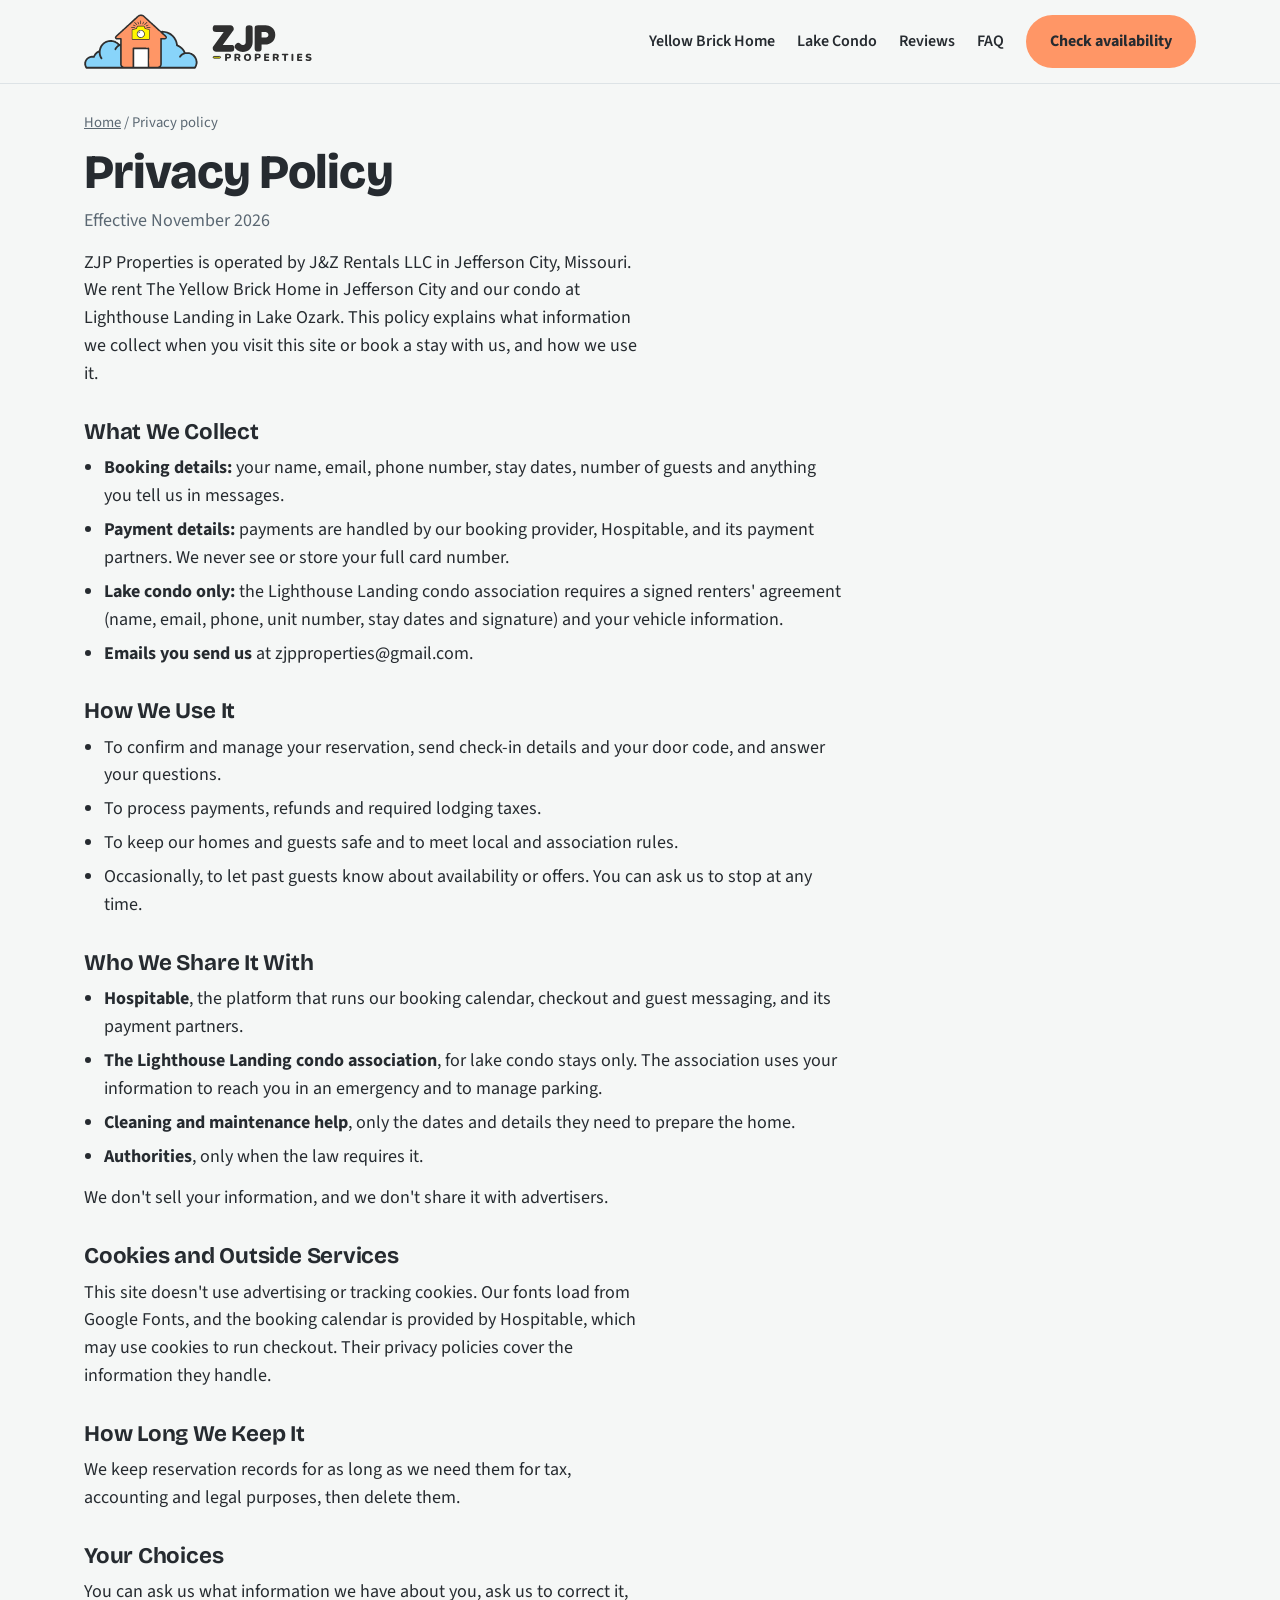
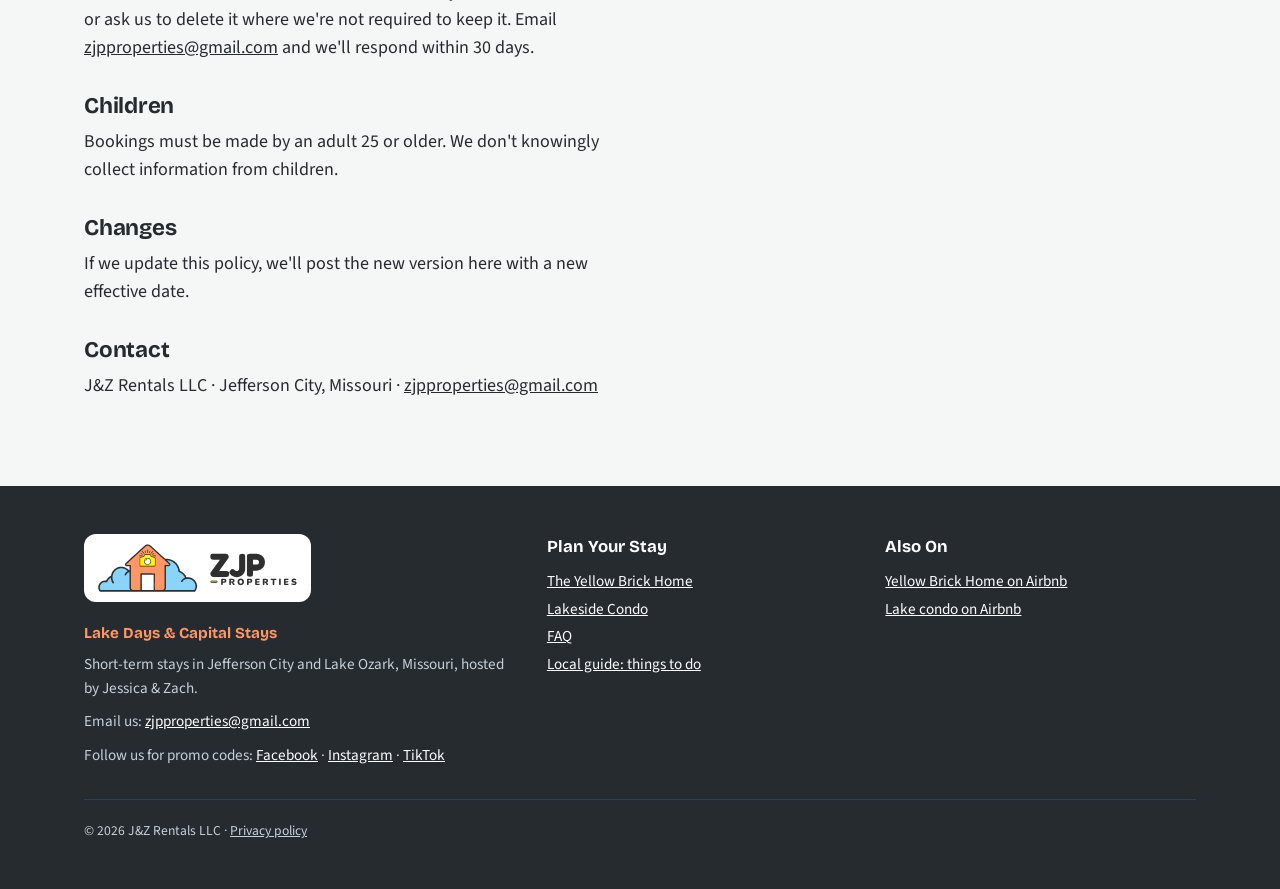
<file: privacy.html>
<!DOCTYPE html>
<html lang="en">
<head>
<meta charset="utf-8">
<meta name="viewport" content="width=device-width, initial-scale=1">
<title>Privacy Policy · ZJP Properties</title>
<meta name="description" content="How ZJP Properties (J&Z Rentals LLC) collects, uses and protects guest information.">
<link rel="icon" type="image/svg+xml" href="img/favicon.svg">
<link rel="alternate icon" type="image/png" href="img/apple-touch-icon.png">
<link rel="apple-touch-icon" href="img/apple-touch-icon.png">
<link rel="preconnect" href="https://fonts.googleapis.com">
<link rel="preconnect" href="https://fonts.gstatic.com" crossorigin>
<link href="https://fonts.googleapis.com/css2?family=Bricolage+Grotesque:opsz,wght@12..96,500;12..96,700;12..96,800&family=Source+Sans+3:wght@400;600;700&display=swap" rel="stylesheet">
<link rel="stylesheet" href="css/site.css?v=20261115b">
<link rel="canonical" href="https://zjpproperties.com/privacy.html">
<meta name="robots" content="index, follow, max-image-preview:large">
<meta property="og:type" content="website">
<meta property="og:site_name" content="ZJP Properties">
<meta property="og:title" content="Privacy Policy · ZJP Properties">
<meta property="og:description" content="How ZJP Properties (J&Z Rentals LLC) collects, uses and protects guest information.">
<meta property="og:url" content="https://zjpproperties.com/privacy.html">
<meta property="og:image" content="https://zjpproperties.com/img/logo.png">
<meta property="og:image:alt" content="ZJP Properties logo">
<meta property="og:locale" content="en_US">
<meta name="twitter:card" content="summary_large_image">
<meta name="geo.region" content="US-MO">
</head>
<body>

<header>
  <div class="wrap nav">
    <a class="brand" href="index.html"><img src="img/zjp-logo.svg" alt="ZJP Properties" width="228" height="55"></a>
    <button class="menu-toggle" type="button" aria-expanded="false" aria-controls="main-nav"><svg viewBox="0 0 24 24" aria-hidden="true"><path d="M3 6h18M3 12h18M3 18h18" stroke="currentColor" stroke-width="2.5" stroke-linecap="round"/></svg>Menu</button>
    <nav class="links" id="main-nav" aria-label="Main">
      <a href="yellow-brick-home.html">Yellow Brick Home</a>
      <a href="lake-condo.html">Lake Condo</a>
      <a href="index.html#reviews">Reviews</a>
      <a href="faq.html">FAQ</a>
      <a class="btn btn-dark" href="index.html#book">Check availability</a>
    </nav>
  </div>
</header>

<main class="wrap">
  <div class="crumbs"><a href="index.html">Home</a> / Privacy policy</div>
  <div class="prose policy" style="padding:12px 0 72px;max-width:760px">
    <h1 style="font-size:clamp(2rem,4.4vw,3rem);margin-bottom:8px">Privacy Policy</h1>
    <p style="color:var(--muted)">Effective November 2026</p>

    <p>ZJP Properties is operated by J&amp;Z Rentals LLC in Jefferson City, Missouri. We rent The Yellow Brick Home in Jefferson City and our condo at Lighthouse Landing in Lake Ozark. This policy explains what information we collect when you visit this site or book a stay with us, and how we use it.</p>

    <h2>What We Collect</h2>
    <ul>
      <li><b>Booking details:</b> your name, email, phone number, stay dates, number of guests and anything you tell us in messages.</li>
      <li><b>Payment details:</b> payments are handled by our booking provider, Hospitable, and its payment partners. We never see or store your full card number.</li>
      <li><b>Lake condo only:</b> the Lighthouse Landing condo association requires a signed renters' agreement (name, email, phone, unit number, stay dates and signature) and your vehicle information.</li>
      <li><b>Emails you send us</b> at zjpproperties@gmail.com.</li>
    </ul>

    <h2>How We Use It</h2>
    <ul>
      <li>To confirm and manage your reservation, send check-in details and your door code, and answer your questions.</li>
      <li>To process payments, refunds and required lodging taxes.</li>
      <li>To keep our homes and guests safe and to meet local and association rules.</li>
      <li>Occasionally, to let past guests know about availability or offers. You can ask us to stop at any time.</li>
    </ul>

    <h2>Who We Share It With</h2>
    <ul>
      <li><b>Hospitable</b>, the platform that runs our booking calendar, checkout and guest messaging, and its payment partners.</li>
      <li><b>The Lighthouse Landing condo association</b>, for lake condo stays only. The association uses your information to reach you in an emergency and to manage parking.</li>
      <li><b>Cleaning and maintenance help</b>, only the dates and details they need to prepare the home.</li>
      <li><b>Authorities</b>, only when the law requires it.</li>
    </ul>
    <p>We don't sell your information, and we don't share it with advertisers.</p>

    <h2>Cookies and Outside Services</h2>
    <p>This site doesn't use advertising or tracking cookies. Our fonts load from Google Fonts, and the booking calendar is provided by Hospitable, which may use cookies to run checkout. Their privacy policies cover the information they handle.</p>

    <h2>How Long We Keep It</h2>
    <p>We keep reservation records for as long as we need them for tax, accounting and legal purposes, then delete them.</p>

    <h2>Your Choices</h2>
    <p>You can ask us what information we have about you, ask us to correct it, or ask us to delete it where we're not required to keep it. Email <a href="mailto:zjpproperties@gmail.com">zjpproperties@gmail.com</a> and we'll respond within 30 days.</p>

    <h2>Children</h2>
    <p>Bookings must be made by an adult 25 or older. We don't knowingly collect information from children.</p>

    <h2>Changes</h2>
    <p>If we update this policy, we'll post the new version here with a new effective date.</p>

    <h2>Contact</h2>
    <p>J&amp;Z Rentals LLC · Jefferson City, Missouri · <a href="mailto:zjpproperties@gmail.com">zjpproperties@gmail.com</a></p>
  </div>
</main>

<footer class="site-foot">
  <div class="wrap">
    <div class="foot-grid">
      <div>
        <a class="foot-logo" href="index.html"><img src="img/zjp-logo.svg" alt="ZJP Properties" width="199" height="48" loading="lazy"></a>
        <p class="foot-tag">Lake Days &amp; Capital Stays</p>
        <p>Short-term stays in Jefferson City and Lake Ozark, Missouri, hosted by Jessica &amp; Zach.</p>
        <p style="margin-top:10px">Email us: <a href="mailto:zjpproperties@gmail.com">zjpproperties@gmail.com</a></p>
        <p class="foot-social">Follow us for promo codes: <a href="https://www.facebook.com/zjpproperties/" rel="me noopener" target="_blank">Facebook</a> · <a href="https://www.instagram.com/zjpproperties/" rel="me noopener" target="_blank">Instagram</a> · <a href="https://www.tiktok.com/@zjp.properties" rel="me noopener" target="_blank">TikTok</a></p>
      </div>
      <div>
        <h4>Plan Your Stay</h4>
        <ul>
          <li><a href="yellow-brick-home.html">The Yellow Brick Home</a></li>
          <li><a href="lake-condo.html">Lakeside Condo</a></li>
          <li><a href="faq.html">FAQ</a></li>
          <li><a href="jefferson-city-lake-of-the-ozarks-guide.html">Local guide: things to do</a></li>
        </ul>
      </div>
      <div>
        <h4>Also On</h4>
        <ul>
          <li><a href="https://airbnb.com/h/yellowbrickhome">Yellow Brick Home on Airbnb</a></li>
          <li><a href="https://airbnb.com/h/lakeozarkview">Lake condo on Airbnb</a></li>
        </ul>
      </div>
    </div>
    <div class="fine">© 2026 J&amp;Z Rentals LLC · <a href="privacy.html">Privacy policy</a></div>
  </div>
</footer>
<script src="js/nav.js"></script>
</body>
</html>
</file>
<file: css/site.css>
/* Layout idea: two homes, two colors. Brick-gold for Jefferson City, lake-blue for Lake Ozark, side by side on one calm page.
   Brand colors pulled from the ZJP Properties logo: coral house, sky-blue clouds, charcoal outline. */
:root{
  --ink:#262b30;          /* logo outline charcoal, text + dark bands */
  --coral:#ff9666;        /* logo house */
  --sky:#88d4fa;          /* logo clouds */
  --sky-tint:#e7f5fd;
  --paper:#f5f7f6;        /* cool off-white page */
  --card:#ffffff;
  --brick:#e0a526;        /* Yellow Brick Home gold */
  --lake:#1f6f8b;         /* Lake of the Ozarks blue */
  --muted:#5b6873;
  --line:#dde3e6;
  --display:"Bricolage Grotesque", "Segoe UI", system-ui, sans-serif;
  --body:"Source Sans 3", "Segoe UI", system-ui, sans-serif;
  color-scheme: light;
}
*{box-sizing:border-box}
html,body{margin:0}
body{background:var(--paper);color:var(--ink);font-family:var(--body);font-size:18px;line-height:1.55}
img{max-width:100%;height:auto;display:block}
a{color:inherit}
h1,h2,h3{font-family:var(--display);line-height:1.08;margin:0;text-wrap:balance}
h1{font-size:clamp(2.3rem,5.4vw,4rem);font-weight:800;letter-spacing:-.02em}
h2{font-size:clamp(1.7rem,3.4vw,2.4rem);font-weight:700;letter-spacing:-.01em}
h3{font-size:1.45rem;font-weight:700}
p{margin:0}
.wrap{max-width:1160px;margin:0 auto;padding:0 24px}
:focus-visible{outline:3px solid var(--lake);outline-offset:3px;border-radius:4px}

/* header */
header{position:sticky;top:0;z-index:5;background:rgba(245,247,246,.94);backdrop-filter:blur(6px);border-bottom:1px solid var(--line)}
.nav{display:flex;align-items:center;justify-content:space-between;gap:16px;padding-top:14px;padding-bottom:14px}
.brand{display:flex;align-items:center;gap:12px;text-decoration:none}
.brand img{height:52px;width:auto}
.brand span{font-size:.9rem;color:var(--muted);font-weight:600;line-height:1.2}
@media (max-width:480px){.brand span{display:none}}
.links{display:flex;gap:22px;align-items:center;font-weight:600;font-size:1rem}
.links a{text-decoration:none}
.links a:hover{text-decoration:underline}
.btn{display:inline-flex;align-items:center;justify-content:center;gap:8px;padding:12px 22px;border-radius:999px;font-weight:700;text-decoration:none;border:2px solid transparent;font-size:1rem;cursor:pointer}
.btn-dark{background:var(--coral);color:var(--ink)}
.btn-dark:hover{background:#f57f4a}
.btn-brick{background:var(--brick);color:var(--ink)}
.btn-brick:hover{background:#cf951b}
.btn-lake{background:var(--lake);color:#fff}
.btn-lake:hover{background:#185a71}
.btn-ghost{border-color:var(--ink);color:var(--ink);background:transparent}


/* photos with graceful fallback */
.photo{position:relative;overflow:hidden;border-radius:18px;background:linear-gradient(135deg,var(--c1),var(--c2))}
.photo img{width:100%;height:100%;object-fit:cover}
.photo .fallback{position:absolute;inset:0;display:flex;align-items:flex-end;padding:18px;color:#fff;font-weight:600;font-size:.95rem;opacity:.9}
.photo img + .fallback{display:none}
.ybh{--c1:#f3c95b;--c2:#b97d12}
.loz{--c1:#4aa3c0;--c2:#123f52}

/* hero */
.hero{padding-top:56px;padding-bottom:40px}
.hero-grid{display:grid;grid-template-columns:1.05fr 1fr;gap:48px;align-items:center}
.hero p.lede{font-size:1.2rem;color:var(--muted);max-width:34ch;margin-top:18px}
.hero .ctas{display:flex;flex-wrap:wrap;gap:12px;margin-top:28px}
.hero-photos{display:grid;grid-template-columns:1fr 1fr;gap:14px}
.hero-photos .photo{aspect-ratio:3/4}
.hero-photos .photo:last-child{margin-top:48px}
.tag{position:absolute;left:12px;top:12px;background:#fff;color:var(--ink);font-size:.8rem;font-weight:700;padding:5px 11px;border-radius:999px}
@media (max-width:860px){.hero-grid{grid-template-columns:1fr}.hero-photos .photo{aspect-ratio:4/3}.hero-photos .photo:last-child{margin-top:0}}

/* booking strip */
.book{background:var(--ink);color:#fff;border-radius:22px;padding:28px;display:grid;grid-template-columns:1.2fr 2fr;gap:28px;align-items:center}
.book p{color:#c5d1da;margin-top:6px}
.widget-slot{border:2px dashed #4b6274;border-radius:14px;padding:20px;display:flex;flex-wrap:wrap;gap:12px;align-items:center;justify-content:space-between}
.widget-slot small{color:#9fb1bf;flex-basis:100%}
@media (max-width:860px){.book{grid-template-columns:1fr}}

/* sections */
section{padding:72px 0}
.kicker{font-weight:700;font-size:.85rem;letter-spacing:.08em;text-transform:uppercase;color:var(--muted);margin-bottom:10px}
.section-head{display:flex;justify-content:space-between;align-items:end;gap:24px;flex-wrap:wrap;margin-bottom:32px}
.section-head p{color:var(--muted);max-width:46ch}

/* stays */
.stays{display:grid;grid-template-columns:1fr 1fr;gap:28px}
.stay{background:var(--card);border-radius:22px;overflow:hidden;border:1px solid var(--line);display:flex;flex-direction:column}
.stay .photo{border-radius:0;aspect-ratio:16/10}
.thumbs{display:grid;grid-template-columns:repeat(3,1fr);gap:4px;padding:4px 4px 0}
.thumbs img{aspect-ratio:3/2;object-fit:cover;width:100%}
.stay-body{padding:26px;display:flex;flex-direction:column;gap:16px;flex:1}
.stay .where{font-weight:700;font-size:.9rem}
.stay.is-ybh .where{color:#9a6a0c}
.stay.is-loz .where{color:var(--lake)}
.facts{display:flex;flex-wrap:wrap;gap:8px;list-style:none;padding:0;margin:0}
.facts li{background:var(--paper);border:1px solid var(--line);border-radius:999px;padding:4px 12px;font-size:.92rem;font-weight:600;font-variant-numeric:tabular-nums}
.highlights{margin:0;padding-left:20px;color:#2c3a46}
.highlights li{margin:4px 0}
.stay .actions{margin-top:auto;display:flex;gap:10px;flex-wrap:wrap}
@media (max-width:860px){.stays{grid-template-columns:1fr}}

/* direct */
.direct{background:var(--sky-tint)}
.reasons{display:grid;grid-template-columns:repeat(2,1fr);gap:22px}
.reason{background:var(--card);border-radius:18px;padding:24px;border-top:5px solid var(--brick)}
.reason:nth-child(2){border-top-color:var(--lake)}
.reason:nth-child(3){border-top-color:var(--coral)}
.reason h3{font-size:1.2rem;margin-bottom:8px}
.reason p{color:var(--muted)}
@media (max-width:860px){.reasons{grid-template-columns:1fr}}

/* reviews */
.reviews{display:grid;grid-template-columns:repeat(2,1fr);gap:22px}
blockquote{margin:0;background:var(--card);border:1px solid var(--line);border-radius:18px;padding:24px;display:flex;flex-direction:column;gap:14px}
blockquote p{font-size:1.08rem}
blockquote footer{font-size:.9rem;color:var(--muted);font-weight:600}
.stars{color:var(--brick);letter-spacing:2px;font-size:1rem}
@media (max-width:760px){.reviews{grid-template-columns:1fr}}
.scores{display:flex;flex-wrap:wrap;gap:16px;margin-bottom:24px}
.score{flex:1 1 260px;display:flex;align-items:center;gap:16px;background:var(--ink);color:#fff;border-radius:18px;padding:18px 22px}
.score b{font-family:var(--display);font-size:2.2rem;font-weight:800;color:var(--coral);font-variant-numeric:tabular-nums;line-height:1}
.score span{color:#d6dee4;font-weight:600}

/* area */
.area{display:grid;grid-template-columns:1fr 1fr;gap:28px}
.area-col{border-left:5px solid var(--brick);padding-left:22px}
.area-col.lake{border-left-color:var(--lake)}
.area-col h3{margin-bottom:12px}
.dist{list-style:none;padding:0;margin:0}
.dist li{display:flex;justify-content:space-between;gap:16px;padding:10px 0;border-bottom:1px solid var(--line)}
.dist span:last-child{color:var(--muted);font-variant-numeric:tabular-nums;white-space:nowrap}
@media (max-width:760px){.area{grid-template-columns:1fr}}

/* footer */
.site-foot{background:var(--ink);color:#c5d1da;padding:48px 0;font-size:.95rem}
.foot-grid{display:grid;grid-template-columns:1.4fr 1fr 1fr;gap:28px}
.site-foot h4{color:#fff;font-family:var(--display);font-size:1.05rem;margin:0 0 10px}
.site-foot ul{list-style:none;padding:0;margin:0}
.site-foot li{margin:4px 0}
.foot-social{margin-top:10px}
.site-foot a{color:#fff}
.fine{margin-top:32px;padding-top:20px;border-top:1px solid #2d4152;font-size:.85rem}
@media (max-width:760px){.foot-grid{grid-template-columns:1fr}}

@media (prefers-reduced-motion:reduce){*{scroll-behavior:auto!important;transition:none!important}}
html{scroll-behavior:smooth}

/* ---------- property + FAQ pages ---------- */
.crumbs{font-size:.92rem;color:var(--muted);padding-top:28px}
.crumbs a{color:var(--muted)}
.prop-head{display:flex;justify-content:space-between;align-items:end;gap:24px;flex-wrap:wrap;padding:12px 0 24px}
.prop-head .where{font-weight:700;font-size:.95rem;margin-bottom:8px}
.is-ybh .prop-head .where{color:#9a6a0c}
.is-loz .prop-head .where{color:var(--lake)}
.gallery{display:grid;grid-template-columns:2fr 1fr 1fr;grid-template-rows:repeat(2,minmax(150px,240px));gap:10px;border-radius:22px;overflow:hidden}
.gallery button{all:unset;cursor:zoom-in;display:block;position:relative;overflow:hidden;background:#d8e0e4}
.gallery button:focus-visible{outline:3px solid var(--lake);outline-offset:-3px}
.gallery img{width:100%;height:100%;object-fit:cover;transition:transform .3s}
.gallery button:hover img{transform:scale(1.03)}
.gallery button:first-child{grid-row:span 2}
@media (max-width:760px){.gallery{grid-template-columns:1fr 1fr;grid-template-rows:none}.gallery button{aspect-ratio:4/3}.gallery button:first-child{grid-column:span 2;grid-row:auto}}
dialog.lightbox{border:0;padding:0;background:transparent;max-width:min(1200px,94vw);max-height:92vh}
dialog.lightbox::backdrop{background:rgba(15,20,25,.88)}
dialog.lightbox img{max-height:84vh;width:auto;margin:0 auto;border-radius:12px}
dialog.lightbox .lb-bar{display:flex;justify-content:space-between;align-items:center;gap:12px;color:#fff;padding:10px 4px 0}
dialog.lightbox button{background:#fff;color:var(--ink);border:0;border-radius:999px;padding:8px 16px;font-weight:700;cursor:pointer;font-size:.95rem}
.prop-grid{display:grid;grid-template-columns:1.6fr 1fr;gap:48px;align-items:start}
@media (max-width:900px){.prop-grid{grid-template-columns:1fr}}
.prose p{margin-bottom:14px;max-width:62ch}
.glance{background:var(--card);border:1px solid var(--line);border-radius:20px;padding:24px;position:sticky;top:96px}
.glance h3{font-size:1.15rem;margin-bottom:12px}
.glance dl{display:grid;grid-template-columns:auto 1fr;gap:8px 16px;margin:0 0 20px}
.glance dt{color:var(--muted);font-weight:600}
.glance dd{margin:0;font-weight:700;font-variant-numeric:tabular-nums}
.glance .btn{width:100%}
.glance small{display:block;color:var(--muted);margin-top:10px;text-align:center}
.block{padding:40px 0;border-top:1px solid var(--line)}
.block h2{font-size:1.6rem;margin-bottom:18px}
.amen{display:grid;grid-template-columns:repeat(auto-fill,minmax(220px,1fr));gap:22px}
.amen h3{font-size:1.05rem;margin-bottom:8px}
.amen ul,.rules ul,.checkout{margin:0;padding-left:20px}
.amen li,.rules li,.checkout li{margin:4px 0}
.rules{display:grid;grid-template-columns:1fr 1fr;gap:22px}
@media (max-width:760px){.rules{grid-template-columns:1fr}}
.note{background:var(--sky-tint);border-left:5px solid var(--lake);border-radius:12px;padding:18px 20px;max-width:70ch}
.note.warn{background:#fff6e6;border-left-color:var(--brick)}
.note b{display:block;margin-bottom:4px}
.cta-band{background:var(--ink);color:#fff;border-radius:22px;padding:32px;display:flex;justify-content:space-between;align-items:center;gap:20px;flex-wrap:wrap;margin:24px 0 72px}
.cta-band p{color:#c5d1da;margin-top:6px}
.faq{max-width:820px}
.faq h2{font-size:1.5rem;margin:36px 0 12px}
.faq details{background:var(--card);border:1px solid var(--line);border-radius:14px;margin-bottom:10px}
.faq summary{cursor:pointer;padding:16px 20px;font-weight:700;list-style:none;display:flex;justify-content:space-between;gap:16px}
.faq summary::after{content:"+";font-family:var(--display);font-size:1.3rem;line-height:1;color:var(--lake)}
.faq details[open] summary::after{content:"–"}
.faq summary::-webkit-details-marker{display:none}
.faq details > div{padding:0 20px 18px;color:#2c3a46}
.faq details > div p + p{margin-top:10px}
.links a[aria-current="page"]{text-decoration:underline;text-underline-offset:5px}
.gallery.g4 button:nth-child(4){grid-column:span 2}
@media (max-width:760px){.gallery.g4 button:nth-child(4){grid-column:span 2}}
.booking{scroll-margin-top:90px}
.booking-note{color:var(--muted);max-width:62ch;margin-bottom:18px}
.widget-wrap{background:var(--card);border:1px solid var(--line);border-radius:20px;padding:12px;min-height:120px}
.booking-fallback{font-size:.95rem;color:var(--muted);margin-top:10px}
.widget-slot{border-style:solid}
.policy h2{font-size:1.4rem;margin:32px 0 10px}
.policy ul{padding-left:20px;margin:0 0 14px}
.policy li{margin:6px 0}
.fine a{color:inherit}
.lede-lead{display:block;color:var(--ink);font-weight:700;margin-bottom:6px}
.foot-tag{font-family:var(--display);font-weight:700;color:var(--coral);margin-bottom:8px}
.brand span{font-family:var(--display);font-weight:700;color:var(--ink)}

/* mobile menu */
.menu-toggle{display:none;align-items:center;gap:8px;background:var(--card);color:var(--ink);border:2px solid var(--ink);border-radius:999px;padding:9px 16px;font:700 1rem var(--body);cursor:pointer}
.menu-toggle svg{width:20px;height:20px}
@media (max-width:760px){
  .nav{position:relative}
  .menu-toggle{display:inline-flex}
  .links{display:none;position:absolute;top:100%;left:0;right:0;background:var(--paper);flex-direction:column;align-items:stretch;gap:0;padding:8px 24px 20px;border-bottom:1px solid var(--line);box-shadow:0 12px 24px rgba(0,0,0,.08)}
  .links.open{display:flex}
  .links a:not(.btn){padding:14px 0;border-bottom:1px solid var(--line);font-size:1.1rem}
  .links .btn{margin-top:14px}
}

.h1-kicker{display:block;font-family:var(--body)}
.guide h2{margin:40px 0 10px}
.guide h3{margin:24px 0 6px}
.guide ul{padding-left:20px;max-width:62ch}
.guide li{margin:8px 0}
.guide .btn{margin-top:6px}

/* camera-sunrise logo + wordmark (Nov 2026) */
.brand img{height:55px;width:auto}
@media (max-width:480px){.brand img{height:46px}}
.foot-logo{display:inline-block;background:#fff;border-radius:12px;padding:10px 14px;margin-bottom:12px}
.foot-logo img{height:48px;width:auto;display:block}

/* Mobile: book button near the top of property pages */
.mobile-book{display:none}
@media (max-width:900px){
  .mobile-book{display:block;margin:0 0 20px;text-align:center}
  .mobile-book .btn{width:100%}
  .mobile-book small{display:block;color:var(--muted);margin-top:8px;font-size:.88rem}
}

/* Extra gallery photos open in the viewer only */
.gallery-wrap{position:relative}
.gallery .more{display:none!important}
.all-photos{position:absolute;right:14px;bottom:14px;background:#fff;color:var(--ink,#262b30);border:1px solid var(--line);border-radius:999px;padding:8px 16px;font:inherit;font-weight:700;font-size:.92rem;cursor:pointer;box-shadow:0 2px 10px rgba(0,0,0,.15)}
.all-photos:hover{background:#f3f5f6}
</file>
